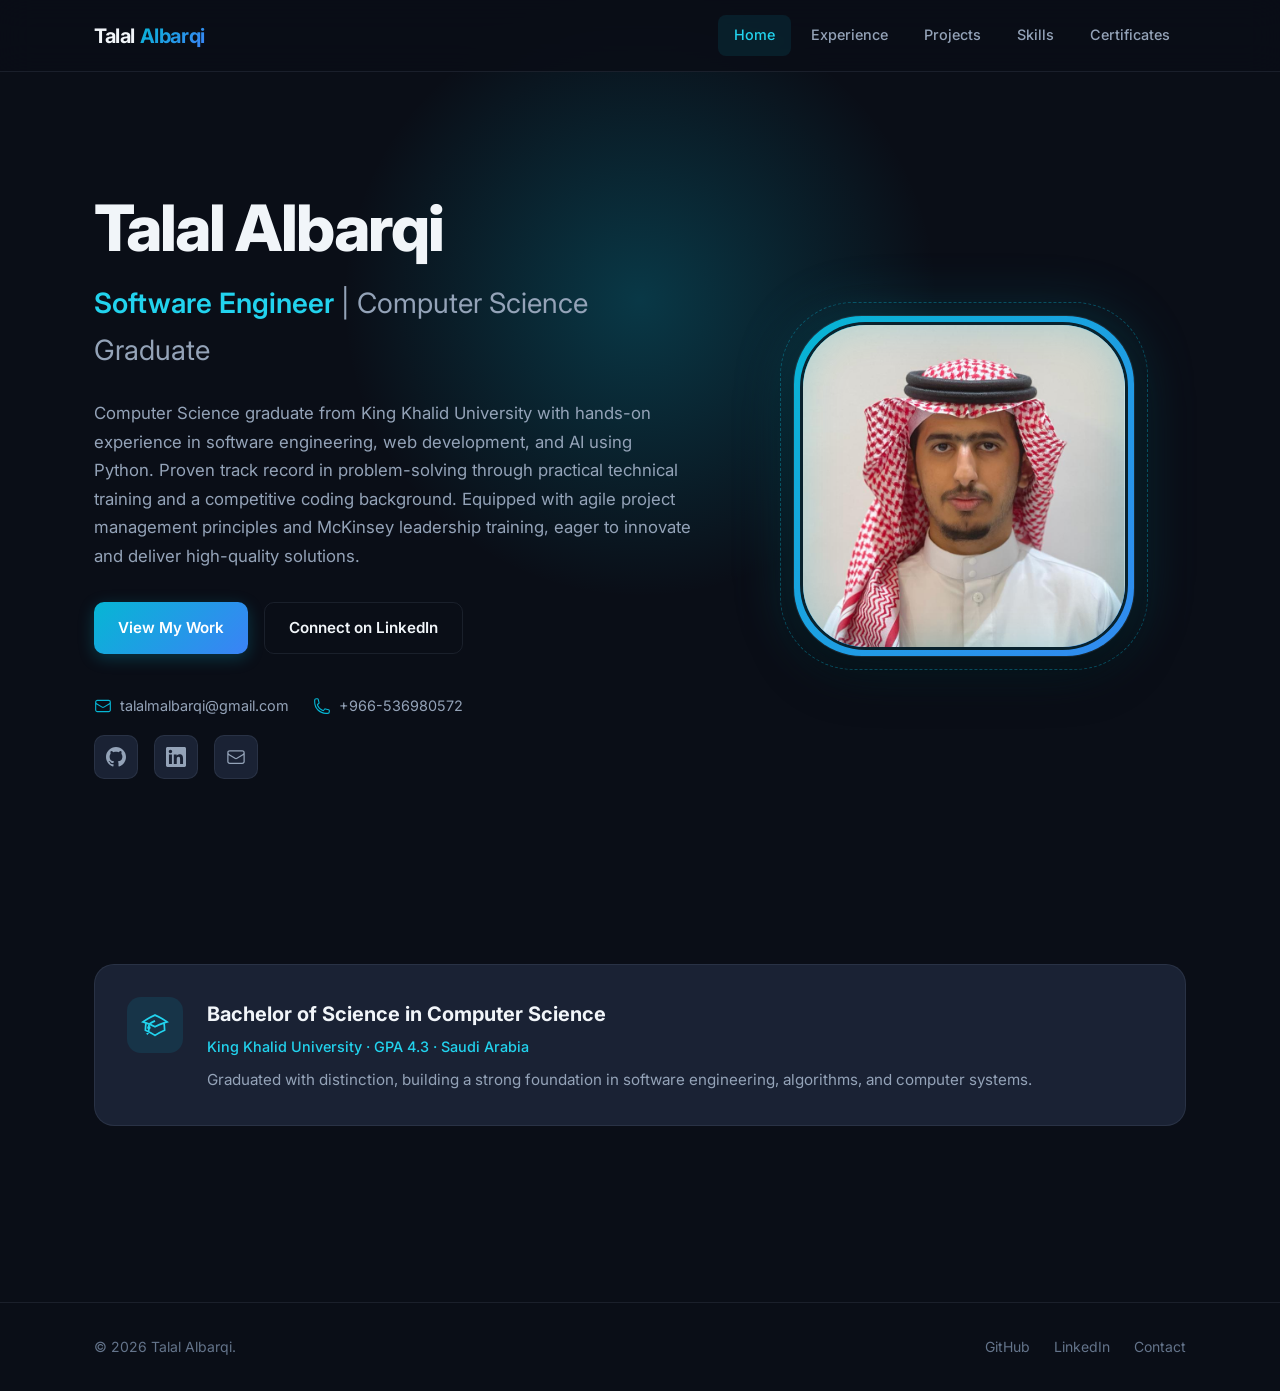
<file: index.html>
<!DOCTYPE html>
<html lang="en">
<head>
  <meta charset="UTF-8">
  <meta name="viewport" content="width=device-width, initial-scale=1.0">
  <meta name="description" content="Talal Albarqi - Software Engineer Portfolio. Computer Science graduate specializing in Machine Learning, Networking, and Web Development.">
  <title>Talal Albarqi</title>
  <link rel="preconnect" href="https://fonts.googleapis.com">
  <link rel="preconnect" href="https://fonts.gstatic.com" crossorigin>
  <link href="https://fonts.googleapis.com/css2?family=Inter:wght@400;500;600;700;800&family=Noto+Sans+Arabic:wght@400;600;700&display=swap" rel="stylesheet">
  <link rel="stylesheet" href="styles.css">
</head>
<body>

  <nav class="navbar">
    <div class="container">
      <a href="index.html" class="logo">Talal <span>Albarqi</span></a>
      <button class="nav-toggle" aria-label="Toggle navigation">
        <span></span>
        <span></span>
        <span></span>
      </button>
      <div class="nav-links">
        <a href="index.html" class="active">Home</a>
        <a href="experience.html">Experience</a>
        <a href="projects.html">Projects</a>
        <a href="skills.html">Skills</a>
        <a href="certificates.html">Certificates</a>
      </div>
    </div>
  </nav>

  <section class="hero">
    <div class="container">
      <div class="hero-grid">
        <div class="hero-content">
          <h1>Talal Albarqi</h1>
          <p class="hero-title"><span class="highlight">Software Engineer</span> | Computer Science Graduate</p>
          <p class="hero-about">
            Computer Science graduate from King Khalid University with hands-on experience in software engineering, web development, and AI using Python. Proven track record in problem-solving through practical technical training and a competitive coding background. Equipped with agile project management principles and McKinsey leadership training, eager to innovate and deliver high-quality solutions.
          </p>
          <div class="hero-actions">
            <a href="projects.html" class="btn btn-primary">View My Work</a>
            <a href="https://www.linkedin.com/in/talal-albarqi-62b97927b" target="_blank" rel="noopener noreferrer" class="btn btn-outline">Connect on LinkedIn</a>
          </div>
          <div class="hero-contact">
            <div class="contact-item">
              <svg xmlns="http://www.w3.org/2000/svg" fill="none" viewBox="0 0 24 24" stroke-width="1.5" stroke="currentColor"><path stroke-linecap="round" stroke-linejoin="round" d="M21.75 6.75v10.5a2.25 2.25 0 01-2.25 2.25h-15a2.25 2.25 0 01-2.25-2.25V6.75m19.5 0A2.25 2.25 0 0019.5 4.5h-15a2.25 2.25 0 00-2.25 2.25m19.5 0v.243a2.25 2.25 0 01-1.07 1.916l-7.5 4.615a2.25 2.25 0 01-2.36 0L3.32 8.91a2.25 2.25 0 01-1.07-1.916V6.75" /></svg>
              <a href="mailto:talalmalbarqi@gmail.com">talalmalbarqi@gmail.com</a>
            </div>
            <div class="contact-item">
              <svg xmlns="http://www.w3.org/2000/svg" fill="none" viewBox="0 0 24 24" stroke-width="1.5" stroke="currentColor"><path stroke-linecap="round" stroke-linejoin="round" d="M2.25 6.75c0 8.284 6.716 15 15 15h2.25a2.25 2.25 0 002.25-2.25v-1.372c0-.516-.351-.966-.852-1.091l-4.423-1.106c-.44-.11-.902.055-1.173.417l-.97 1.293c-.282.376-.769.542-1.21.38a12.035 12.035 0 01-7.143-7.143c-.162-.441.004-.928.38-1.21l1.293-.97c.363-.271.527-.734.417-1.173L6.963 3.102a1.125 1.125 0 00-1.091-.852H4.5A2.25 2.25 0 002.25 4.5v2.25z" /></svg>
              <a href="tel:+966536980572">+966-536980572</a>
            </div>
          </div>
          <div class="social-links">
            <a href="https://github.com/Talal-ALBarqi" target="_blank" rel="noopener noreferrer" class="social-link" aria-label="GitHub">
              <svg xmlns="http://www.w3.org/2000/svg" viewBox="0 0 24 24" fill="currentColor"><path d="M12 0c-6.626 0-12 5.373-12 12 0 5.302 3.438 9.8 8.207 11.387.599.111.793-.261.793-.577v-2.234c-3.338.726-4.033-1.416-4.033-1.416-.546-1.387-1.333-1.756-1.333-1.756-1.089-.745.083-.729.083-.729 1.205.084 1.839 1.237 1.839 1.237 1.07 1.834 2.807 1.304 3.492.997.107-.775.418-1.305.762-1.604-2.665-.305-5.467-1.334-5.467-5.931 0-1.311.469-2.381 1.236-3.221-.124-.303-.535-1.524.117-3.176 0 0 1.008-.322 3.301 1.23.957-.266 1.983-.399 3.003-.404 1.02.005 2.047.138 3.006.404 2.291-1.552 3.297-1.23 3.297-1.23.653 1.653.242 2.874.118 3.176.77.84 1.235 1.911 1.235 3.221 0 4.609-2.807 5.624-5.479 5.921.43.372.823 1.102.823 2.222v3.293c0 .319.192.694.801.576 4.765-1.589 8.199-6.086 8.199-11.386 0-6.627-5.373-12-12-12z"/></svg>
            </a>
            <a href="https://www.linkedin.com/in/talal-albarqi-62b97927b" target="_blank" rel="noopener noreferrer" class="social-link" aria-label="LinkedIn">
              <svg xmlns="http://www.w3.org/2000/svg" viewBox="0 0 24 24" fill="currentColor"><path d="M20.447 20.452h-3.554v-5.569c0-1.328-.027-3.037-1.852-3.037-1.853 0-2.136 1.445-2.136 2.939v5.667H9.351V9h3.414v1.561h.046c.477-.9 1.637-1.85 3.37-1.85 3.601 0 4.267 2.37 4.267 5.455v6.286zM5.337 7.433c-1.144 0-2.063-.926-2.063-2.065 0-1.138.92-2.063 2.063-2.063 1.14 0 2.064.925 2.064 2.063 0 1.139-.925 2.065-2.064 2.065zm1.782 13.019H3.555V9h3.564v11.452zM22.225 0H1.771C.792 0 0 .774 0 1.729v20.542C0 23.227.792 24 1.771 24h20.451C23.2 24 24 23.227 24 22.271V1.729C24 .774 23.2 0 22.222 0h.003z"/></svg>
            </a>
            <a href="mailto:talalmalbarqi@gmail.com" class="social-link" aria-label="Email">
              <svg xmlns="http://www.w3.org/2000/svg" fill="none" viewBox="0 0 24 24" stroke-width="1.5" stroke="currentColor"><path stroke-linecap="round" stroke-linejoin="round" d="M21.75 6.75v10.5a2.25 2.25 0 01-2.25 2.25h-15a2.25 2.25 0 01-2.25-2.25V6.75m19.5 0A2.25 2.25 0 0019.5 4.5h-15a2.25 2.25 0 00-2.25 2.25m19.5 0v.243a2.25 2.25 0 01-1.07 1.916l-7.5 4.615a2.25 2.25 0 01-2.36 0L3.32 8.91a2.25 2.25 0 01-1.07-1.916V6.75" /></svg>
            </a>
          </div>
        </div>

        <div class="hero-photo-wrap">
          <div class="hero-photo-frame">
            <img src="Myimage.jpg" alt="Talal Albarqi" class="hero-photo">
          </div>
        </div>
      </div>
    </div>
  </section>

  <section class="section">
    <div class="container">
      <div class="education-banner fade-in">
        <div class="education-icon">
          <svg xmlns="http://www.w3.org/2000/svg" fill="none" viewBox="0 0 24 24" stroke-width="1.5" stroke="currentColor"><path d="M4.26 10.147a60.438 60.438 0 0 0-.491 6.347A48.62 48.62 0 0 1 12 20.904a48.62 48.62 0 0 1 8.232-4.41 60.46 60.46 0 0 0-.491-6.347m-15.482 0a50.636 50.636 0 0 0-2.658-.813A59.906 59.906 0 0 1 12 3.493a59.903 59.903 0 0 1 10.399 5.84c-.896.248-1.783.52-2.658.814m-15.482 0A50.717 50.717 0 0 1 12 13.489a50.702 50.702 0 0 1 7.74-3.342M6.75 15a.75.75 0 1 0 0-1.5.75.75 0 0 0 0 1.5Zm0 0v-3.675A55.378 55.378 0 0 1 12 8.443m-7.007 11.55A5.981 5.981 0 0 0 6.75 15.75v-1.5" /></svg>
        </div>
        <div>
          <h3>Bachelor of Science in Computer Science</h3>
          <p class="meta">King Khalid University · GPA 4.3 · Saudi Arabia</p>
          <p>Graduated with distinction, building a strong foundation in software engineering, algorithms, and computer systems.</p>
        </div>
      </div>
    </div>
  </section>

  <footer class="footer">
    <div class="container">
      <p>&copy; 2026 Talal Albarqi.</p>
      <div class="footer-links">
        <a href="https://github.com/Talal-ALBarqi" target="_blank" rel="noopener noreferrer">GitHub</a>
        <a href="https://www.linkedin.com/in/talal-albarqi-62b97927b" target="_blank" rel="noopener noreferrer">LinkedIn</a>
        <a href="mailto:talalmalbarqi@gmail.com">Contact</a>
      </div>
    </div>
  </footer>

  <script src="main.js"></script>
</body>
</html>
</file>
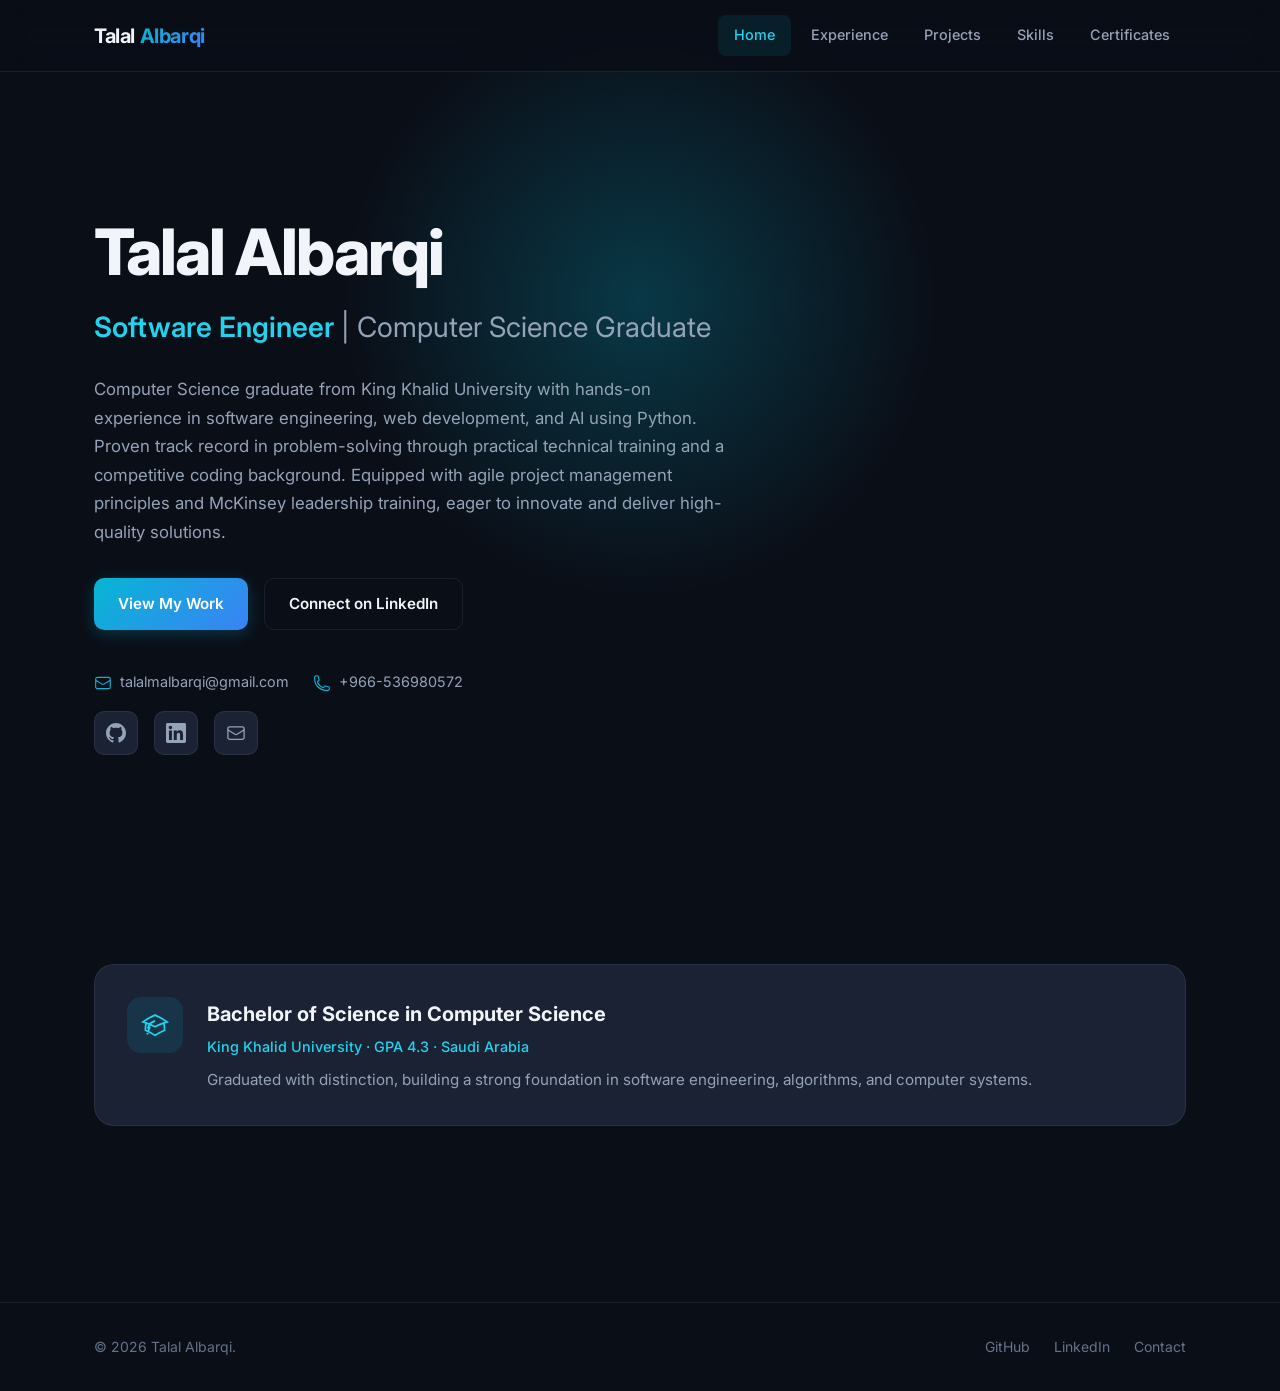
<file: portofolio wep site/index.html>
<!DOCTYPE html>
<html lang="en">
<head>
  <meta charset="UTF-8">
  <meta name="viewport" content="width=device-width, initial-scale=1.0">
  <meta name="description" content="Talal Albarqi - Software Engineer Portfolio. Computer Science graduate specializing in Machine Learning, Networking, and Web Development.">
  <title>Talal Albarqi</title>
  <link rel="preconnect" href="https://fonts.googleapis.com">
  <link rel="preconnect" href="https://fonts.gstatic.com" crossorigin>
  <link href="https://fonts.googleapis.com/css2?family=Inter:wght@400;500;600;700;800&family=Noto+Sans+Arabic:wght@400;600;700&display=swap" rel="stylesheet">
  <link rel="stylesheet" href="css/styles.css">
</head>
<body>

  <nav class="navbar">
    <div class="container">
      <a href="index.html" class="logo">Talal <span>Albarqi</span></a>
      <button class="nav-toggle" aria-label="Toggle navigation">
        <span></span>
        <span></span>
        <span></span>
      </button>
      <div class="nav-links">
        <a href="index.html" class="active">Home</a>
        <a href="experience.html">Experience</a>
        <a href="projects.html">Projects</a>
        <a href="skills.html">Skills</a>
        <a href="certificates.html">Certificates</a>
      </div>
    </div>
  </nav>

  <section class="hero">
    <div class="container">
      <div class="hero-content">
        <h1>Talal Albarqi</h1>
        <p class="hero-title"><span class="highlight">Software Engineer</span> | Computer Science Graduate</p>
        <p class="hero-about">
          Computer Science graduate from King Khalid University with hands-on experience in software engineering, web development, and AI using Python. Proven track record in problem-solving through practical technical training and a competitive coding background. Equipped with agile project management principles and McKinsey leadership training, eager to innovate and deliver high-quality solutions.
        </p>
        <div class="hero-actions">
          <a href="projects.html" class="btn btn-primary">View My Work</a>
          <a href="https://www.linkedin.com/in/talal-albarqi-62b97927b" target="_blank" rel="noopener noreferrer" class="btn btn-outline">Connect on LinkedIn</a>
        </div>
        <div class="hero-contact">
          <div class="contact-item">
            <svg xmlns="http://www.w3.org/2000/svg" fill="none" viewBox="0 0 24 24" stroke-width="1.5" stroke="currentColor"><path stroke-linecap="round" stroke-linejoin="round" d="M21.75 6.75v10.5a2.25 2.25 0 01-2.25 2.25h-15a2.25 2.25 0 01-2.25-2.25V6.75m19.5 0A2.25 2.25 0 0019.5 4.5h-15a2.25 2.25 0 00-2.25 2.25m19.5 0v.243a2.25 2.25 0 01-1.07 1.916l-7.5 4.615a2.25 2.25 0 01-2.36 0L3.32 8.91a2.25 2.25 0 01-1.07-1.916V6.75" /></svg>
            <a href="mailto:talalmalbarqi@gmail.com">talalmalbarqi@gmail.com</a>
          </div>
          <div class="contact-item">
            <svg xmlns="http://www.w3.org/2000/svg" fill="none" viewBox="0 0 24 24" stroke-width="1.5" stroke="currentColor"><path stroke-linecap="round" stroke-linejoin="round" d="M2.25 6.75c0 8.284 6.716 15 15 15h2.25a2.25 2.25 0 002.25-2.25v-1.372c0-.516-.351-.966-.852-1.091l-4.423-1.106c-.44-.11-.902.055-1.173.417l-.97 1.293c-.282.376-.769.542-1.21.38a12.035 12.035 0 01-7.143-7.143c-.162-.441.004-.928.38-1.21l1.293-.97c.363-.271.527-.734.417-1.173L6.963 3.102a1.125 1.125 0 00-1.091-.852H4.5A2.25 2.25 0 002.25 4.5v2.25z" /></svg>
            <a href="tel:+966536980572">+966-536980572</a>
          </div>
        </div>
        <div class="social-links">
          <a href="https://github.com/Talal-ALBarqi" target="_blank" rel="noopener noreferrer" class="social-link" aria-label="GitHub">
            <svg xmlns="http://www.w3.org/2000/svg" viewBox="0 0 24 24" fill="currentColor"><path d="M12 0c-6.626 0-12 5.373-12 12 0 5.302 3.438 9.8 8.207 11.387.599.111.793-.261.793-.577v-2.234c-3.338.726-4.033-1.416-4.033-1.416-.546-1.387-1.333-1.756-1.333-1.756-1.089-.745.083-.729.083-.729 1.205.084 1.839 1.237 1.839 1.237 1.07 1.834 2.807 1.304 3.492.997.107-.775.418-1.305.762-1.604-2.665-.305-5.467-1.334-5.467-5.931 0-1.311.469-2.381 1.236-3.221-.124-.303-.535-1.524.117-3.176 0 0 1.008-.322 3.301 1.23.957-.266 1.983-.399 3.003-.404 1.02.005 2.047.138 3.006.404 2.291-1.552 3.297-1.23 3.297-1.23.653 1.653.242 2.874.118 3.176.77.84 1.235 1.911 1.235 3.221 0 4.609-2.807 5.624-5.479 5.921.43.372.823 1.102.823 2.222v3.293c0 .319.192.694.801.576 4.765-1.589 8.199-6.086 8.199-11.386 0-6.627-5.373-12-12-12z"/></svg>
          </a>
          <a href="https://www.linkedin.com/in/talal-albarqi-62b97927b" target="_blank" rel="noopener noreferrer" class="social-link" aria-label="LinkedIn">
            <svg xmlns="http://www.w3.org/2000/svg" viewBox="0 0 24 24" fill="currentColor"><path d="M20.447 20.452h-3.554v-5.569c0-1.328-.027-3.037-1.852-3.037-1.853 0-2.136 1.445-2.136 2.939v5.667H9.351V9h3.414v1.561h.046c.477-.9 1.637-1.85 3.37-1.85 3.601 0 4.267 2.37 4.267 5.455v6.286zM5.337 7.433c-1.144 0-2.063-.926-2.063-2.065 0-1.138.92-2.063 2.063-2.063 1.14 0 2.064.925 2.064 2.063 0 1.139-.925 2.065-2.064 2.065zm1.782 13.019H3.555V9h3.564v11.452zM22.225 0H1.771C.792 0 0 .774 0 1.729v20.542C0 23.227.792 24 1.771 24h20.451C23.2 24 24 23.227 24 22.271V1.729C24 .774 23.2 0 22.222 0h.003z"/></svg>
          </a>
          <a href="mailto:talalmalbarqi@gmail.com" class="social-link" aria-label="Email">
            <svg xmlns="http://www.w3.org/2000/svg" fill="none" viewBox="0 0 24 24" stroke-width="1.5" stroke="currentColor"><path stroke-linecap="round" stroke-linejoin="round" d="M21.75 6.75v10.5a2.25 2.25 0 01-2.25 2.25h-15a2.25 2.25 0 01-2.25-2.25V6.75m19.5 0A2.25 2.25 0 0019.5 4.5h-15a2.25 2.25 0 00-2.25 2.25m19.5 0v.243a2.25 2.25 0 01-1.07 1.916l-7.5 4.615a2.25 2.25 0 01-2.36 0L3.32 8.91a2.25 2.25 0 01-1.07-1.916V6.75" /></svg>
          </a>
        </div>
      </div>
    </div>
  </section>

  <section class="section">
    <div class="container">
      <div class="education-banner fade-in">
        <div class="education-icon">
          <svg xmlns="http://www.w3.org/2000/svg" fill="none" viewBox="0 0 24 24" stroke-width="1.5" stroke="currentColor"><path d="M4.26 10.147a60.438 60.438 0 0 0-.491 6.347A48.62 48.62 0 0 1 12 20.904a48.62 48.62 0 0 1 8.232-4.41 60.46 60.46 0 0 0-.491-6.347m-15.482 0a50.636 50.636 0 0 0-2.658-.813A59.906 59.906 0 0 1 12 3.493a59.903 59.903 0 0 1 10.399 5.84c-.896.248-1.783.52-2.658.814m-15.482 0A50.717 50.717 0 0 1 12 13.489a50.702 50.702 0 0 1 7.74-3.342M6.75 15a.75.75 0 1 0 0-1.5.75.75 0 0 0 0 1.5Zm0 0v-3.675A55.378 55.378 0 0 1 12 8.443m-7.007 11.55A5.981 5.981 0 0 0 6.75 15.75v-1.5" /></svg>
        </div>
        <div>
          <h3>Bachelor of Science in Computer Science</h3>
          <p class="meta">King Khalid University · GPA 4.3 · Saudi Arabia</p>
          <p>Graduated with distinction, building a strong foundation in software engineering, algorithms, and computer systems.</p>
        </div>
      </div>
    </div>
  </section>

  <footer class="footer">
    <div class="container">
      <p>&copy; 2026 Talal Albarqi.</p>
      <div class="footer-links">
        <a href="https://github.com/Talal-ALBarqi" target="_blank" rel="noopener noreferrer">GitHub</a>
        <a href="https://www.linkedin.com/in/talal-albarqi-62b97927b" target="_blank" rel="noopener noreferrer">LinkedIn</a>
        <a href="mailto:talalmalbarqi@gmail.com">Contact</a>
      </div>
    </div>
  </footer>

  <script src="js/main.js"></script>
</body>
</html>
</file>
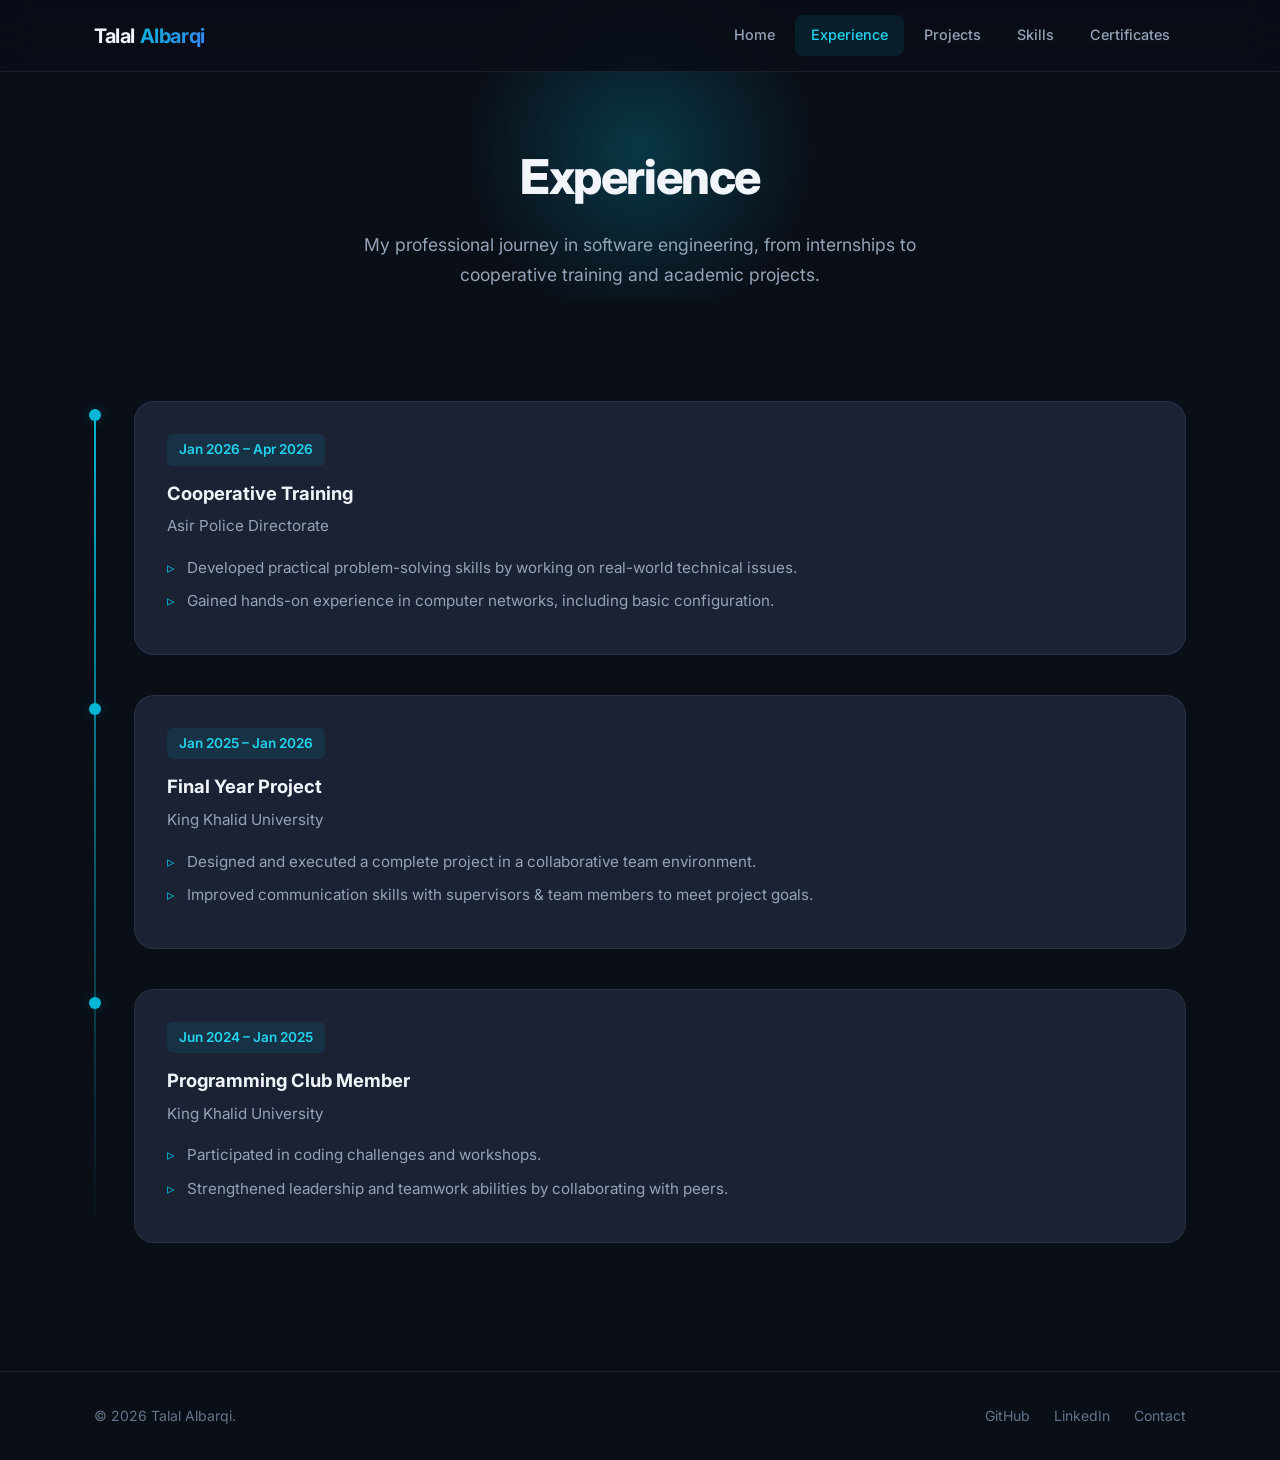
<file: experience.html>
<!DOCTYPE html>
<html lang="en">
<head>
  <meta charset="UTF-8">
  <meta name="viewport" content="width=device-width, initial-scale=1.0">
  <meta name="description" content="Talal Albarqi's professional experience - Cooperative Training, Internships, and Programming Club.">
  <title>Experience | Talal Albarqi</title>
  <link rel="preconnect" href="https://fonts.googleapis.com">
  <link rel="preconnect" href="https://fonts.gstatic.com" crossorigin>
  <link href="https://fonts.googleapis.com/css2?family=Inter:wght@400;500;600;700;800&family=Noto+Sans+Arabic:wght@400;600;700&display=swap" rel="stylesheet">
  <link rel="stylesheet" href="styles.css">
</head>
<body>

  <nav class="navbar">
    <div class="container">
      <a href="index.html" class="logo">Talal <span>Albarqi</span></a>
      <button class="nav-toggle" aria-label="Toggle navigation">
        <span></span>
        <span></span>
        <span></span>
      </button>
      <div class="nav-links">
        <a href="index.html">Home</a>
        <a href="experience.html" class="active">Experience</a>
        <a href="projects.html">Projects</a>
        <a href="skills.html">Skills</a>
        <a href="certificates.html">Certificates</a>
      </div>
    </div>
  </nav>

  <header class="page-header">
    <div class="container">
      <h1>Experience</h1>
      <p>My professional journey in software engineering, from internships to cooperative training and academic projects.</p>
    </div>
  </header>

  <section class="section">
    <div class="container">
      <div class="timeline">

        <div class="timeline-item fade-in">
          <div class="card">
            <span class="timeline-date">Jan 2026 – Apr 2026</span>
            <h3>Cooperative Training</h3>
            <p class="company">Asir Police Directorate</p>
            <ul>
              <li>Developed practical problem-solving skills by working on real-world technical issues.</li>
              <li>Gained hands-on experience in computer networks, including basic configuration.</li>
            </ul>
          </div>
        </div>

        <div class="timeline-item fade-in">
          <div class="card">
            <span class="timeline-date">Jan 2025 – Jan 2026</span>
            <h3>Final Year Project</h3>
            <p class="company">King Khalid University</p>
            <ul>
              <li>Designed and executed a complete project in a collaborative team environment.</li>
              <li>Improved communication skills with supervisors & team members to meet project goals.</li>
            </ul>
          </div>
        </div>

      

        <div class="timeline-item fade-in">
          <div class="card">
            <span class="timeline-date">Jun 2024 – Jan 2025</span>
            <h3>Programming Club Member</h3>
            <p class="company">King Khalid University</p>
            <ul>
              <li>Participated in coding challenges and workshops.</li>
              <li>Strengthened leadership and teamwork abilities by collaborating with peers.</li>
            </ul>
          </div>
        </div>

      </div>
    </div>
  </section>

  <footer class="footer">
    <div class="container">
      <p>&copy; 2026 Talal Albarqi.</p>
      <div class="footer-links">
        <a href="https://github.com/Talal-ALBarqi" target="_blank" rel="noopener noreferrer">GitHub</a>
        <a href="https://www.linkedin.com/in/talal-albarqi-62b97927b" target="_blank" rel="noopener noreferrer">LinkedIn</a>
        <a href="mailto:talalmalbarqi@gmail.com">Contact</a>
      </div>
    </div>
  </footer>

  <script src="main.js"></script>
</body>
</html>
</file>
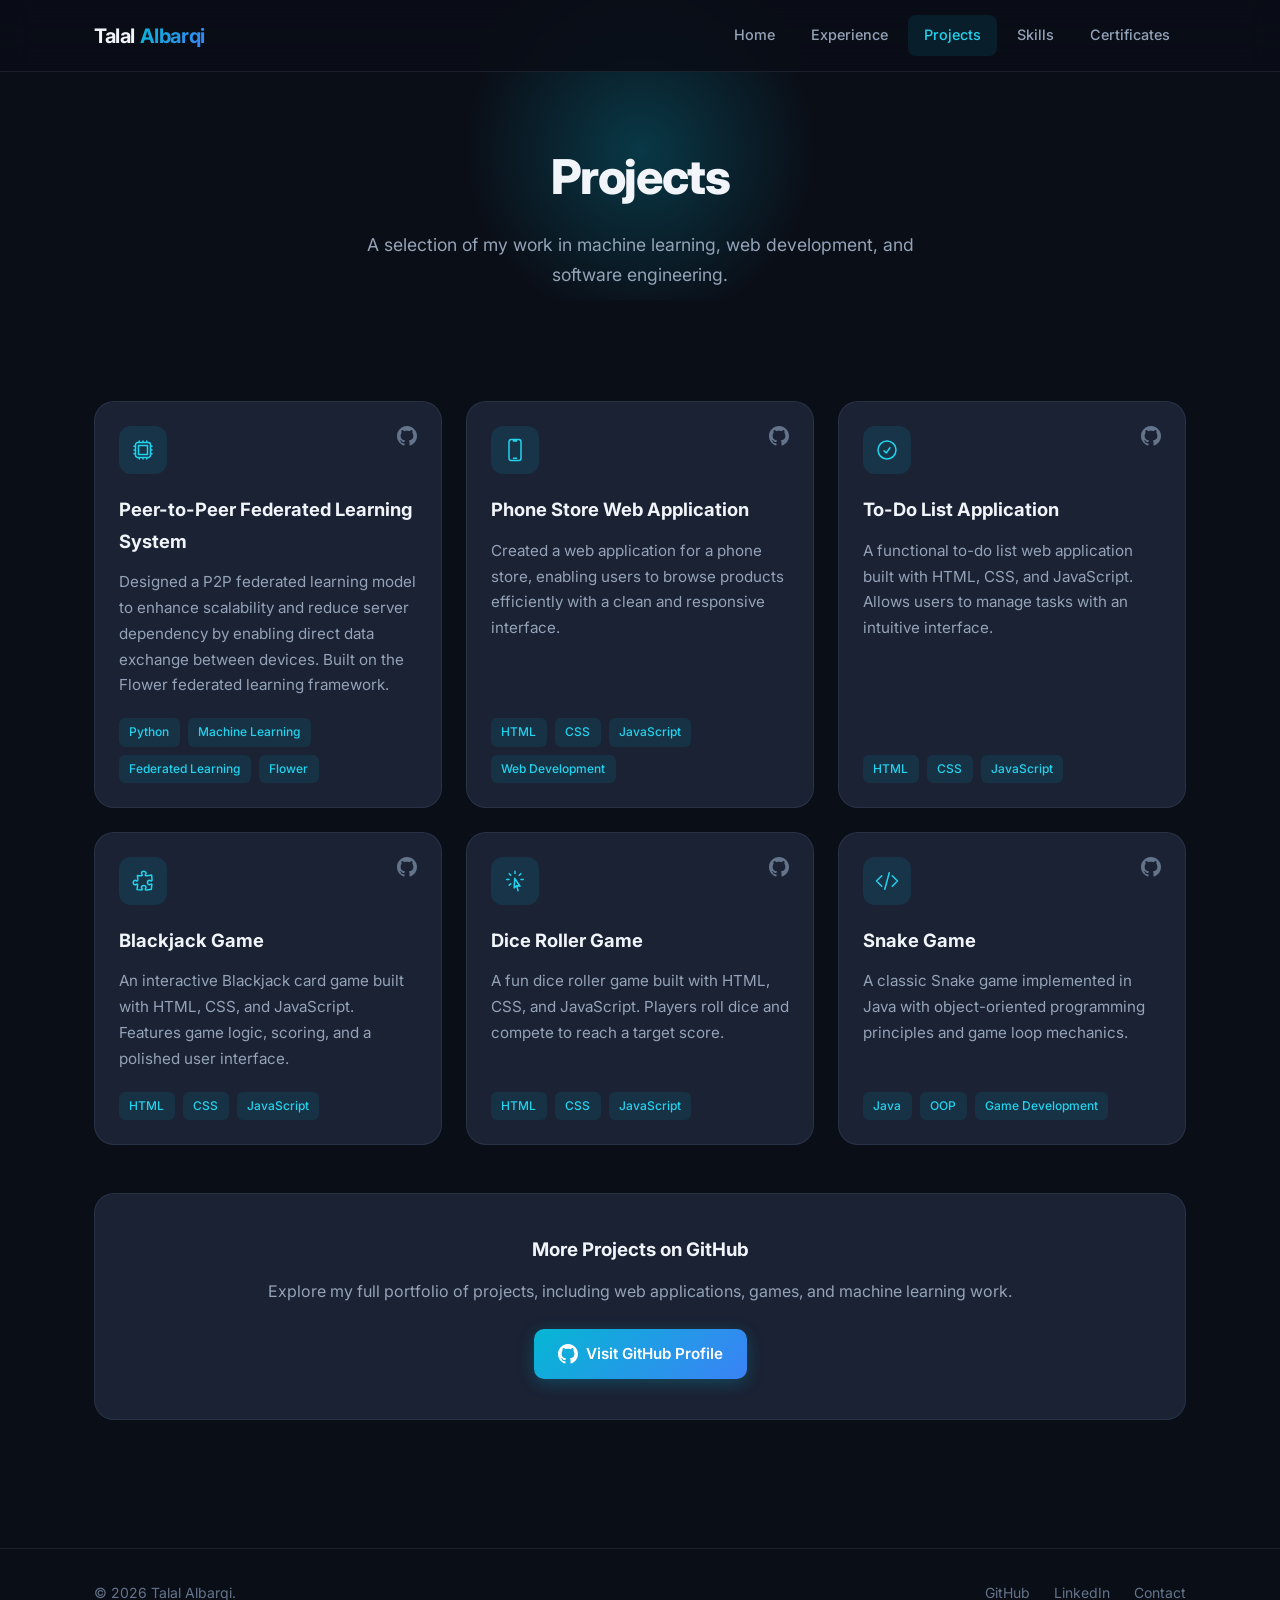
<file: projects.html>
<!DOCTYPE html>
<html lang="en">
<head>
  <meta charset="UTF-8">
  <meta name="viewport" content="width=device-width, initial-scale=1.0">
  <meta name="description" content="Talal Albarqi's projects - Federated Learning, Web Applications, and more.">
  <title>Projects | Talal Albarqi</title>
  <link rel="preconnect" href="https://fonts.googleapis.com">
  <link rel="preconnect" href="https://fonts.gstatic.com" crossorigin>
  <link href="https://fonts.googleapis.com/css2?family=Inter:wght@400;500;600;700;800&family=Noto+Sans+Arabic:wght@400;600;700&display=swap" rel="stylesheet">
  <link rel="stylesheet" href="styles.css">
</head>
<body>

  <nav class="navbar">
    <div class="container">
      <a href="index.html" class="logo">Talal <span>Albarqi</span></a>
      <button class="nav-toggle" aria-label="Toggle navigation">
        <span></span>
        <span></span>
        <span></span>
      </button>
      <div class="nav-links">
        <a href="index.html">Home</a>
        <a href="experience.html">Experience</a>
        <a href="projects.html" class="active">Projects</a>
        <a href="skills.html">Skills</a>
        <a href="certificates.html">Certificates</a>
      </div>
    </div>
  </nav>

  <header class="page-header">
    <div class="container">
      <h1>Projects</h1>
      <p>A selection of my work in machine learning, web development, and software engineering.</p>
    </div>
  </header>

  <section class="section">
    <div class="container">
      <div class="projects-grid">

        <article class="project-card fade-in">
          <div class="project-header">
            <div class="project-icon">
              <svg xmlns="http://www.w3.org/2000/svg" fill="none" viewBox="0 0 24 24" stroke-width="1.5" stroke="currentColor"><path stroke-linecap="round" stroke-linejoin="round" d="M8.25 3v1.5M4.5 8.25H3m18 0h-1.5M4.5 12H3m18 0h-1.5m-15 3.75H3m18 0h-1.5M8.25 19.5V21M12 3v1.5m0 15V21m3.75-18v1.5m0 15V21m-9-1.5h10.5a2.25 2.25 0 002.25-2.25V6.75a2.25 2.25 0 00-2.25-2.25H6.75A2.25 2.25 0 004.5 6.75v10.5a2.25 2.25 0 002.25 2.25zm.75-12h9v9h-9v-9z" /></svg>
            </div>
            <div class="project-links">
              <a href="https://github.com/Talal-ALBarqi/Uncertainty-flower" target="_blank" rel="noopener noreferrer" aria-label="View on GitHub">
                <svg xmlns="http://www.w3.org/2000/svg" viewBox="0 0 24 24" fill="currentColor"><path d="M12 0c-6.626 0-12 5.373-12 12 0 5.302 3.438 9.8 8.207 11.387.599.111.793-.261.793-.577v-2.234c-3.338.726-4.033-1.416-4.033-1.416-.546-1.387-1.333-1.756-1.333-1.756-1.089-.745.083-.729.083-.729 1.205.084 1.839 1.237 1.839 1.237 1.07 1.834 2.807 1.304 3.492.997.107-.775.418-1.305.762-1.604-2.665-.305-5.467-1.334-5.467-5.931 0-1.311.469-2.381 1.236-3.221-.124-.303-.535-1.524.117-3.176 0 0 1.008-.322 3.301 1.23.957-.266 1.983-.399 3.003-.404 1.02.005 2.047.138 3.006.404 2.291-1.552 3.297-1.23 3.297-1.23.653 1.653.242 2.874.118 3.176.77.84 1.235 1.911 1.235 3.221 0 4.609-2.807 5.624-5.479 5.921.43.372.823 1.102.823 2.222v3.293c0 .319.192.694.801.576 4.765-1.589 8.199-6.086 8.199-11.386 0-6.627-5.373-12-12-12z"/></svg>
              </a>
            </div>
          </div>
          <div class="project-body">
            <h3>Peer-to-Peer Federated Learning System</h3>
            <p>Designed a P2P federated learning model to enhance scalability and reduce server dependency by enabling direct data exchange between devices. Built on the Flower federated learning framework.</p>
            <div class="project-tags">
              <span class="tag">Python</span>
              <span class="tag">Machine Learning</span>
              <span class="tag">Federated Learning</span>
              <span class="tag">Flower</span>
            </div>
          </div>
        </article>

        <article class="project-card fade-in">
          <div class="project-header">
            <div class="project-icon">
              <svg xmlns="http://www.w3.org/2000/svg" fill="none" viewBox="0 0 24 24" stroke-width="1.5" stroke="currentColor"><path stroke-linecap="round" stroke-linejoin="round" d="M10.5 1.5H8.25A2.25 2.25 0 006 3.75v16.5a2.25 2.25 0 002.25 2.25h7.5A2.25 2.25 0 0018 20.25V3.75a2.25 2.25 0 00-2.25-2.25H13.5m-3 0V3h3V1.5m-3 0h3m-3 18.75h3" /></svg>
            </div>
            <div class="project-links">
              <a href="https://github.com/Talal-ALBarqi/Phone-wep-store.git" target="_blank" rel="noopener noreferrer" aria-label="View on GitHub">
                <svg xmlns="http://www.w3.org/2000/svg" viewBox="0 0 24 24" fill="currentColor"><path d="M12 0c-6.626 0-12 5.373-12 12 0 5.302 3.438 9.8 8.207 11.387.599.111.793-.261.793-.577v-2.234c-3.338.726-4.033-1.416-4.033-1.416-.546-1.387-1.333-1.756-1.333-1.756-1.089-.745.083-.729.083-.729 1.205.084 1.839 1.237 1.839 1.237 1.07 1.834 2.807 1.304 3.492.997.107-.775.418-1.305.762-1.604-2.665-.305-5.467-1.334-5.467-5.931 0-1.311.469-2.381 1.236-3.221-.124-.303-.535-1.524.117-3.176 0 0 1.008-.322 3.301 1.23.957-.266 1.983-.399 3.003-.404 1.02.005 2.047.138 3.006.404 2.291-1.552 3.297-1.23 3.297-1.23.653 1.653.242 2.874.118 3.176.77.84 1.235 1.911 1.235 3.221 0 4.609-2.807 5.624-5.479 5.921.43.372.823 1.102.823 2.222v3.293c0 .319.192.694.801.576 4.765-1.589 8.199-6.086 8.199-11.386 0-6.627-5.373-12-12-12z"/></svg>
              </a>
            </div>
          </div>
          <div class="project-body">
            <h3>Phone Store Web Application</h3>
            <p>Created a web application for a phone store, enabling users to browse products efficiently with a clean and responsive interface.</p>
            <div class="project-tags">
              <span class="tag">HTML</span>
              <span class="tag">CSS</span>
              <span class="tag">JavaScript</span>
              <span class="tag">Web Development</span>
            </div>
          </div>
        </article>

        <article class="project-card fade-in">
          <div class="project-header">
            <div class="project-icon">
              <svg xmlns="http://www.w3.org/2000/svg" fill="none" viewBox="0 0 24 24" stroke-width="1.5" stroke="currentColor"><path stroke-linecap="round" stroke-linejoin="round" d="M9 12.75L11.25 15 15 9.75M21 12a9 9 0 11-18 0 9 9 0 0118 0z" /></svg>
            </div>
            <div class="project-links">
              <a href="https://github.com/Talal-ALBarqi/To_Do_List_Project" target="_blank" rel="noopener noreferrer" aria-label="View on GitHub">
                <svg xmlns="http://www.w3.org/2000/svg" viewBox="0 0 24 24" fill="currentColor"><path d="M12 0c-6.626 0-12 5.373-12 12 0 5.302 3.438 9.8 8.207 11.387.599.111.793-.261.793-.577v-2.234c-3.338.726-4.033-1.416-4.033-1.416-.546-1.387-1.333-1.756-1.333-1.756-1.089-.745.083-.729.083-.729 1.205.084 1.839 1.237 1.839 1.237 1.07 1.834 2.807 1.304 3.492.997.107-.775.418-1.305.762-1.604-2.665-.305-5.467-1.334-5.467-5.931 0-1.311.469-2.381 1.236-3.221-.124-.303-.535-1.524.117-3.176 0 0 1.008-.322 3.301 1.23.957-.266 1.983-.399 3.003-.404 1.02.005 2.047.138 3.006.404 2.291-1.552 3.297-1.23 3.297-1.23.653 1.653.242 2.874.118 3.176.77.84 1.235 1.911 1.235 3.221 0 4.609-2.807 5.624-5.479 5.921.43.372.823 1.102.823 2.222v3.293c0 .319.192.694.801.576 4.765-1.589 8.199-6.086 8.199-11.386 0-6.627-5.373-12-12-12z"/></svg>
              </a>
            </div>
          </div>
          <div class="project-body">
            <h3>To-Do List Application</h3>
            <p>A functional to-do list web application built with HTML, CSS, and JavaScript. Allows users to manage tasks with an intuitive interface.</p>
            <div class="project-tags">
              <span class="tag">HTML</span>
              <span class="tag">CSS</span>
              <span class="tag">JavaScript</span>
            </div>
          </div>
        </article>

        <article class="project-card fade-in">
          <div class="project-header">
            <div class="project-icon">
              <svg xmlns="http://www.w3.org/2000/svg" fill="none" viewBox="0 0 24 24" stroke-width="1.5" stroke="currentColor"><path stroke-linecap="round" stroke-linejoin="round" d="M14.25 6.087c0-.355.186-.676.401-.959.221-.29.349-.634.349-1.003 0-1.036-1.007-1.875-2.25-1.875s-2.25.84-2.25 1.875c0 .369.128.713.349 1.003.215.283.401.604.401.959v0a.64.64 0 01-.657.643 48.39 48.39 0 01-4.163-.3c.186 1.613.293 3.25.315 4.907a.656.656 0 01-.658.663v0c-.355 0-.676-.186-.959-.401a1.647 1.647 0 00-1.003-.349c-1.036 0-1.875 1.007-1.875 2.25s.84 2.25 1.875 2.25c.369 0 .713-.128 1.003-.349.283-.215.604-.401.959-.401v0c.31 0 .555.26.532.57a48.039 48.039 0 01-.642 5.056c1.518.19 3.058.309 4.616.354a.64.64 0 00.657-.643v0c0-.355-.186-.676-.401-.959a1.647 1.647 0 01-.349-1.003c0-1.035 1.008-1.875 2.25-1.875 1.243 0 2.25.84 2.25 1.875 0 .369-.128.713-.349 1.003-.215.283-.4.604-.4.959v0c0 .333.277.599.61.58a48.1 48.1 0 005.427-.63 48.05 48.05 0 00.582-4.717.532.532 0 00-.533-.57v0c-.355 0-.676.186-.959.401-.29.221-.634.349-1.003.349-1.035 0-1.875-1.007-1.875-2.25s.84-2.25 1.875-2.25c.37 0 .713.128 1.003.349.283.215.604.401.96.401v0a.656.656 0 00.658-.663 48.422 48.422 0 00-.37-5.36c-1.886.342-3.81.574-5.766.689a.578.578 0 01-.61-.58v0z" /></svg>
            </div>
            <div class="project-links">
              <a href="https://github.com/Talal-ALBarqi/Blackjack_Game" target="_blank" rel="noopener noreferrer" aria-label="View on GitHub">
                <svg xmlns="http://www.w3.org/2000/svg" viewBox="0 0 24 24" fill="currentColor"><path d="M12 0c-6.626 0-12 5.373-12 12 0 5.302 3.438 9.8 8.207 11.387.599.111.793-.261.793-.577v-2.234c-3.338.726-4.033-1.416-4.033-1.416-.546-1.387-1.333-1.756-1.333-1.756-1.089-.745.083-.729.083-.729 1.205.084 1.839 1.237 1.839 1.237 1.07 1.834 2.807 1.304 3.492.997.107-.775.418-1.305.762-1.604-2.665-.305-5.467-1.334-5.467-5.931 0-1.311.469-2.381 1.236-3.221-.124-.303-.535-1.524.117-3.176 0 0 1.008-.322 3.301 1.23.957-.266 1.983-.399 3.003-.404 1.02.005 2.047.138 3.006.404 2.291-1.552 3.297-1.23 3.297-1.23.653 1.653.242 2.874.118 3.176.77.84 1.235 1.911 1.235 3.221 0 4.609-2.807 5.624-5.479 5.921.43.372.823 1.102.823 2.222v3.293c0 .319.192.694.801.576 4.765-1.589 8.199-6.086 8.199-11.386 0-6.627-5.373-12-12-12z"/></svg>
              </a>
            </div>
          </div>
          <div class="project-body">
            <h3>Blackjack Game</h3>
            <p>An interactive Blackjack card game built with HTML, CSS, and JavaScript. Features game logic, scoring, and a polished user interface.</p>
            <div class="project-tags">
              <span class="tag">HTML</span>
              <span class="tag">CSS</span>
              <span class="tag">JavaScript</span>
            </div>
          </div>
        </article>

        <article class="project-card fade-in">
          <div class="project-header">
            <div class="project-icon">
              <svg xmlns="http://www.w3.org/2000/svg" fill="none" viewBox="0 0 24 24" stroke-width="1.5" stroke="currentColor"><path stroke-linecap="round" stroke-linejoin="round" d="M15.042 21.672L13.684 16.6m0 0l-2.51 2.225.569-9.47 5.227 7.917-3.286-.672zM12 2.25V4.5m5.834.166l-1.591 1.591M20.25 10.5H18M7.757 14.743l-1.59 1.59M6 10.5H3.75m4.007-4.243l-1.59-1.59" /></svg>
            </div>
            <div class="project-links">
              <a href="https://github.com/Talal-ALBarqi/Dice-roller-game" target="_blank" rel="noopener noreferrer" aria-label="View on GitHub">
                <svg xmlns="http://www.w3.org/2000/svg" viewBox="0 0 24 24" fill="currentColor"><path d="M12 0c-6.626 0-12 5.373-12 12 0 5.302 3.438 9.8 8.207 11.387.599.111.793-.261.793-.577v-2.234c-3.338.726-4.033-1.416-4.033-1.416-.546-1.387-1.333-1.756-1.333-1.756-1.089-.745.083-.729.083-.729 1.205.084 1.839 1.237 1.839 1.237 1.07 1.834 2.807 1.304 3.492.997.107-.775.418-1.305.762-1.604-2.665-.305-5.467-1.334-5.467-5.931 0-1.311.469-2.381 1.236-3.221-.124-.303-.535-1.524.117-3.176 0 0 1.008-.322 3.301 1.23.957-.266 1.983-.399 3.003-.404 1.02.005 2.047.138 3.006.404 2.291-1.552 3.297-1.23 3.297-1.23.653 1.653.242 2.874.118 3.176.77.84 1.235 1.911 1.235 3.221 0 4.609-2.807 5.624-5.479 5.921.43.372.823 1.102.823 2.222v3.293c0 .319.192.694.801.576 4.765-1.589 8.199-6.086 8.199-11.386 0-6.627-5.373-12-12-12z"/></svg>
              </a>
            </div>
          </div>
          <div class="project-body">
            <h3>Dice Roller Game</h3>
            <p>A fun dice roller game built with HTML, CSS, and JavaScript. Players roll dice and compete to reach a target score.</p>
            <div class="project-tags">
              <span class="tag">HTML</span>
              <span class="tag">CSS</span>
              <span class="tag">JavaScript</span>
            </div>
          </div>
        </article>

        <article class="project-card fade-in">
          <div class="project-header">
            <div class="project-icon">
              <svg xmlns="http://www.w3.org/2000/svg" fill="none" viewBox="0 0 24 24" stroke-width="1.5" stroke="currentColor"><path stroke-linecap="round" stroke-linejoin="round" d="M17.25 6.75L22.5 12l-5.25 5.25m-10.5 0L1.5 12l5.25-5.25m7.5-3l-4.5 16.5" /></svg>
            </div>
            <div class="project-links">
              <a href="https://github.com/Talal-ALBarqi/Snake-game" target="_blank" rel="noopener noreferrer" aria-label="View on GitHub">
                <svg xmlns="http://www.w3.org/2000/svg" viewBox="0 0 24 24" fill="currentColor"><path d="M12 0c-6.626 0-12 5.373-12 12 0 5.302 3.438 9.8 8.207 11.387.599.111.793-.261.793-.577v-2.234c-3.338.726-4.033-1.416-4.033-1.416-.546-1.387-1.333-1.756-1.333-1.756-1.089-.745.083-.729.083-.729 1.205.084 1.839 1.237 1.839 1.237 1.07 1.834 2.807 1.304 3.492.997.107-.775.418-1.305.762-1.604-2.665-.305-5.467-1.334-5.467-5.931 0-1.311.469-2.381 1.236-3.221-.124-.303-.535-1.524.117-3.176 0 0 1.008-.322 3.301 1.23.957-.266 1.983-.399 3.003-.404 1.02.005 2.047.138 3.006.404 2.291-1.552 3.297-1.23 3.297-1.23.653 1.653.242 2.874.118 3.176.77.84 1.235 1.911 1.235 3.221 0 4.609-2.807 5.624-5.479 5.921.43.372.823 1.102.823 2.222v3.293c0 .319.192.694.801.576 4.765-1.589 8.199-6.086 8.199-11.386 0-6.627-5.373-12-12-12z"/></svg>
              </a>
            </div>
          </div>
          <div class="project-body">
            <h3>Snake Game</h3>
            <p>A classic Snake game implemented in Java with object-oriented programming principles and game loop mechanics.</p>
            <div class="project-tags">
              <span class="tag">Java</span>
              <span class="tag">OOP</span>
              <span class="tag">Game Development</span>
            </div>
          </div>
        </article>

      </div>

      <div class="github-cta fade-in">
        <h3>More Projects on GitHub</h3>
        <p>Explore my full portfolio of projects, including web applications, games, and machine learning work.</p>
        <a href="https://github.com/Talal-ALBarqi" target="_blank" rel="noopener noreferrer" class="btn btn-primary">
          <svg xmlns="http://www.w3.org/2000/svg" width="20" height="20" viewBox="0 0 24 24" fill="currentColor"><path d="M12 0c-6.626 0-12 5.373-12 12 0 5.302 3.438 9.8 8.207 11.387.599.111.793-.261.793-.577v-2.234c-3.338.726-4.033-1.416-4.033-1.416-.546-1.387-1.333-1.756-1.333-1.756-1.089-.745.083-.729.083-.729 1.205.084 1.839 1.237 1.839 1.237 1.07 1.834 2.807 1.304 3.492.997.107-.775.418-1.305.762-1.604-2.665-.305-5.467-1.334-5.467-5.931 0-1.311.469-2.381 1.236-3.221-.124-.303-.535-1.524.117-3.176 0 0 1.008-.322 3.301 1.23.957-.266 1.983-.399 3.003-.404 1.02.005 2.047.138 3.006.404 2.291-1.552 3.297-1.23 3.297-1.23.653 1.653.242 2.874.118 3.176.77.84 1.235 1.911 1.235 3.221 0 4.609-2.807 5.624-5.479 5.921.43.372.823 1.102.823 2.222v3.293c0 .319.192.694.801.576 4.765-1.589 8.199-6.086 8.199-11.386 0-6.627-5.373-12-12-12z"/></svg>
          Visit GitHub Profile
        </a>
      </div>
    </div>
  </section>

  <footer class="footer">
    <div class="container">
      <p>&copy; 2026 Talal Albarqi.</p>
      <div class="footer-links">
        <a href="https://github.com/Talal-ALBarqi" target="_blank" rel="noopener noreferrer">GitHub</a>
        <a href="https://www.linkedin.com/in/talal-albarqi-62b97927b" target="_blank" rel="noopener noreferrer">LinkedIn</a>
        <a href="mailto:talalmalbarqi@gmail.com">Contact</a>
      </div>
    </div>
  </footer>

  <script src="main.js"></script>
</body>
</html>
</file>
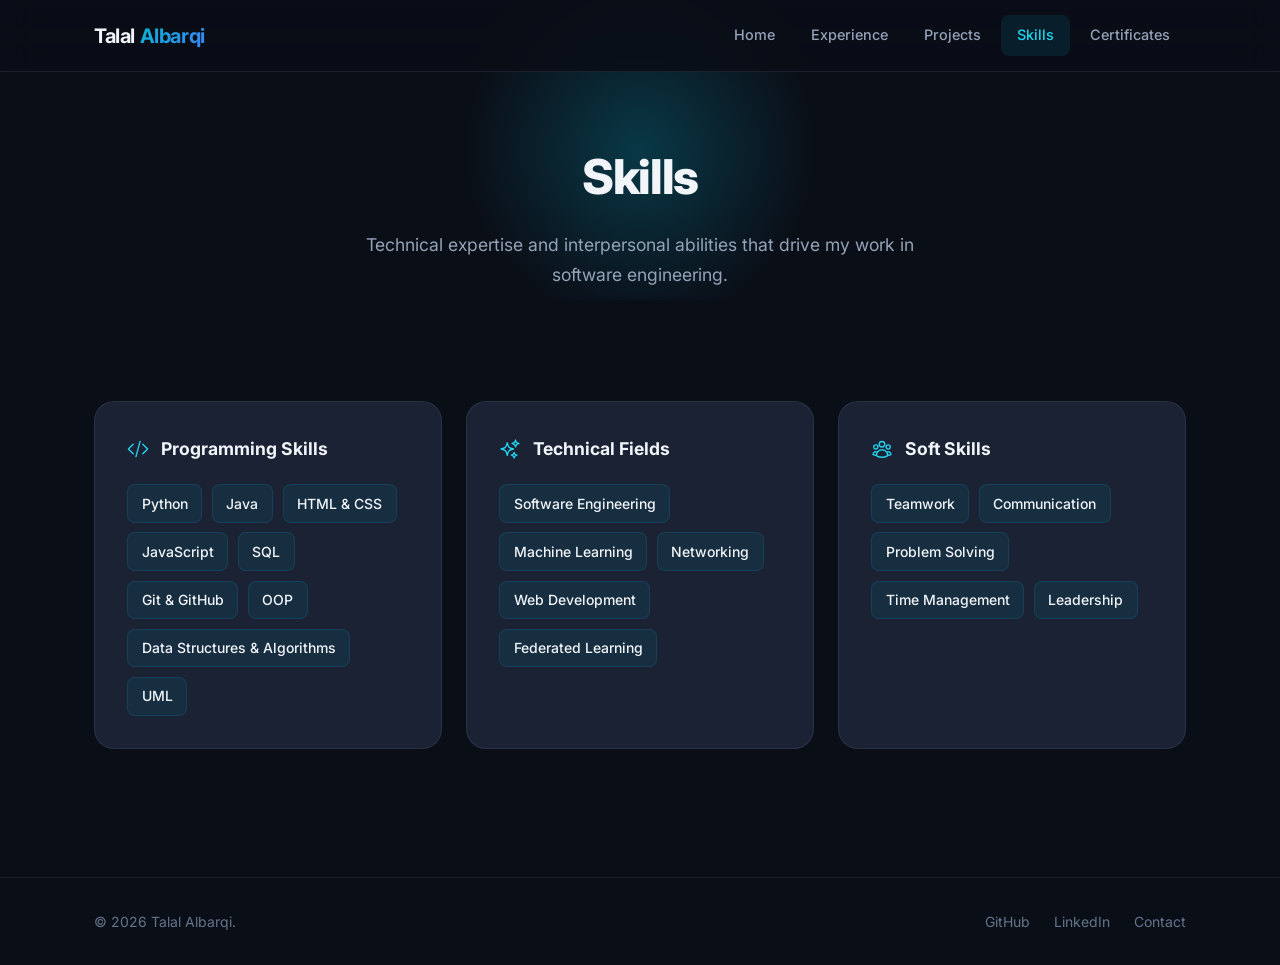
<file: skills.html>
<!DOCTYPE html>
<html lang="en">
<head>
  <meta charset="UTF-8">
  <meta name="viewport" content="width=device-width, initial-scale=1.0">
  <meta name="description" content="Talal Albarqi's technical and soft skills in software engineering, machine learning, and web development.">
  <title>Skills | Talal Albarqi</title>
  <link rel="preconnect" href="https://fonts.googleapis.com">
  <link rel="preconnect" href="https://fonts.gstatic.com" crossorigin>
  <link href="https://fonts.googleapis.com/css2?family=Inter:wght@400;500;600;700;800&family=Noto+Sans+Arabic:wght@400;600;700&display=swap" rel="stylesheet">
  <link rel="stylesheet" href="styles.css">
</head>
<body>

  <nav class="navbar">
    <div class="container">
      <a href="index.html" class="logo">Talal <span>Albarqi</span></a>
      <button class="nav-toggle" aria-label="Toggle navigation">
        <span></span>
        <span></span>
        <span></span>
      </button>
      <div class="nav-links">
        <a href="index.html">Home</a>
        <a href="experience.html">Experience</a>
        <a href="projects.html">Projects</a>
        <a href="skills.html" class="active">Skills</a>
        <a href="certificates.html">Certificates</a>
      </div>
    </div>
  </nav>

  <header class="page-header">
    <div class="container">
      <h1>Skills</h1>
      <p>Technical expertise and interpersonal abilities that drive my work in software engineering.</p>
    </div>
  </header>

  <section class="section">
    <div class="container">
      <div class="skills-grid">

        <div class="skill-category fade-in">
          <h3>
            <svg xmlns="http://www.w3.org/2000/svg" fill="none" viewBox="0 0 24 24" stroke-width="1.5" stroke="currentColor"><path stroke-linecap="round" stroke-linejoin="round" d="M17.25 6.75L22.5 12l-5.25 5.25m-10.5 0L1.5 12l5.25-5.25m7.5-3l-4.5 16.5" /></svg>
            Programming Skills
          </h3>
          <div class="skill-list">
            <span class="skill-chip">Python</span>
            <span class="skill-chip">Java</span>
            <span class="skill-chip">HTML & CSS</span>
            <span class="skill-chip">JavaScript</span>
            <span class="skill-chip">SQL</span>
            <span class="skill-chip">Git & GitHub</span>
            <span class="skill-chip">OOP</span>
            <span class="skill-chip">Data Structures & Algorithms</span>
            <span class="skill-chip">UML</span>
          </div>
        </div>

        <div class="skill-category fade-in">
          <h3>
            <svg xmlns="http://www.w3.org/2000/svg" fill="none" viewBox="0 0 24 24" stroke-width="1.5" stroke="currentColor"><path stroke-linecap="round" stroke-linejoin="round" d="M9.813 15.904L9 18.75l-.813-2.846a4.5 4.5 0 00-3.09-3.09L2.25 12l2.846-.813a4.5 4.5 0 003.09-3.09L9 5.25l.813 2.846a4.5 4.5 0 003.09 3.09L15.75 12l-2.846.813a4.5 4.5 0 00-3.09 3.09zM18.259 8.715L18 9.75l-.259-1.035a3.375 3.375 0 00-2.455-2.456L14.25 6l1.036-.259a3.375 3.375 0 002.455-2.456L18 2.25l.259 1.035a3.375 3.375 0 002.456 2.456L21.75 6l-1.035.259a3.375 3.375 0 00-2.456 2.456zM16.894 20.567L16.5 21.75l-.394-1.183a2.25 2.25 0 00-1.423-1.423L13.5 18.75l1.183-.394a2.25 2.25 0 001.423-1.423l.394-1.183.394 1.183a2.25 2.25 0 001.423 1.423l1.183.394-1.183.394a2.25 2.25 0 00-1.423 1.423z" /></svg>
            Technical Fields
          </h3>
          <div class="skill-list">
            <span class="skill-chip">Software Engineering</span>
            <span class="skill-chip">Machine Learning</span>
            <span class="skill-chip">Networking</span>
            <span class="skill-chip">Web Development</span>
            <span class="skill-chip">Federated Learning</span>
          </div>
        </div>

        <div class="skill-category fade-in">
          <h3>
            <svg xmlns="http://www.w3.org/2000/svg" fill="none" viewBox="0 0 24 24" stroke-width="1.5" stroke="currentColor"><path stroke-linecap="round" stroke-linejoin="round" d="M18 18.72a9.094 9.094 0 003.741-.479 3 3 0 00-4.682-2.72m.94 3.198l.001.031c0 .225-.012.447-.037.666A11.944 11.944 0 0112 21c-2.17 0-4.207-.576-5.963-1.584A6.062 6.062 0 016 18.719m12 0a5.971 5.971 0 00-.941-3.197m0 0A5.995 5.995 0 0012 12.75a5.995 5.995 0 00-5.058 2.772m0 0a3 3 0 00-4.681 2.72 8.986 8.986 0 003.74.477m.94-3.197a5.971 5.971 0 00-.94 3.197M15 6.75a3 3 0 11-6 0 3 3 0 016 0zm6 3a2.25 2.25 0 11-4.5 0 2.25 2.25 0 014.5 0zm-13.5 0a2.25 2.25 0 11-4.5 0 2.25 2.25 0 014.5 0z" /></svg>
            Soft Skills
          </h3>
          <div class="skill-list">
            <span class="skill-chip">Teamwork</span>
            <span class="skill-chip">Communication</span>
            <span class="skill-chip">Problem Solving</span>
            <span class="skill-chip">Time Management</span>
            <span class="skill-chip">Leadership</span>
          </div>
        </div>

      </div>

    </div>
  </section>

  <footer class="footer">
    <div class="container">
      <p>&copy; 2026 Talal Albarqi.</p>
      <div class="footer-links">
        <a href="https://github.com/Talal-ALBarqi" target="_blank" rel="noopener noreferrer">GitHub</a>
        <a href="https://www.linkedin.com/in/talal-albarqi-62b97927b" target="_blank" rel="noopener noreferrer">LinkedIn</a>
        <a href="mailto:talalmalbarqi@gmail.com">Contact</a>
      </div>
    </div>
  </footer>

  <script src="main.js"></script>
</body>
</html>
</file>
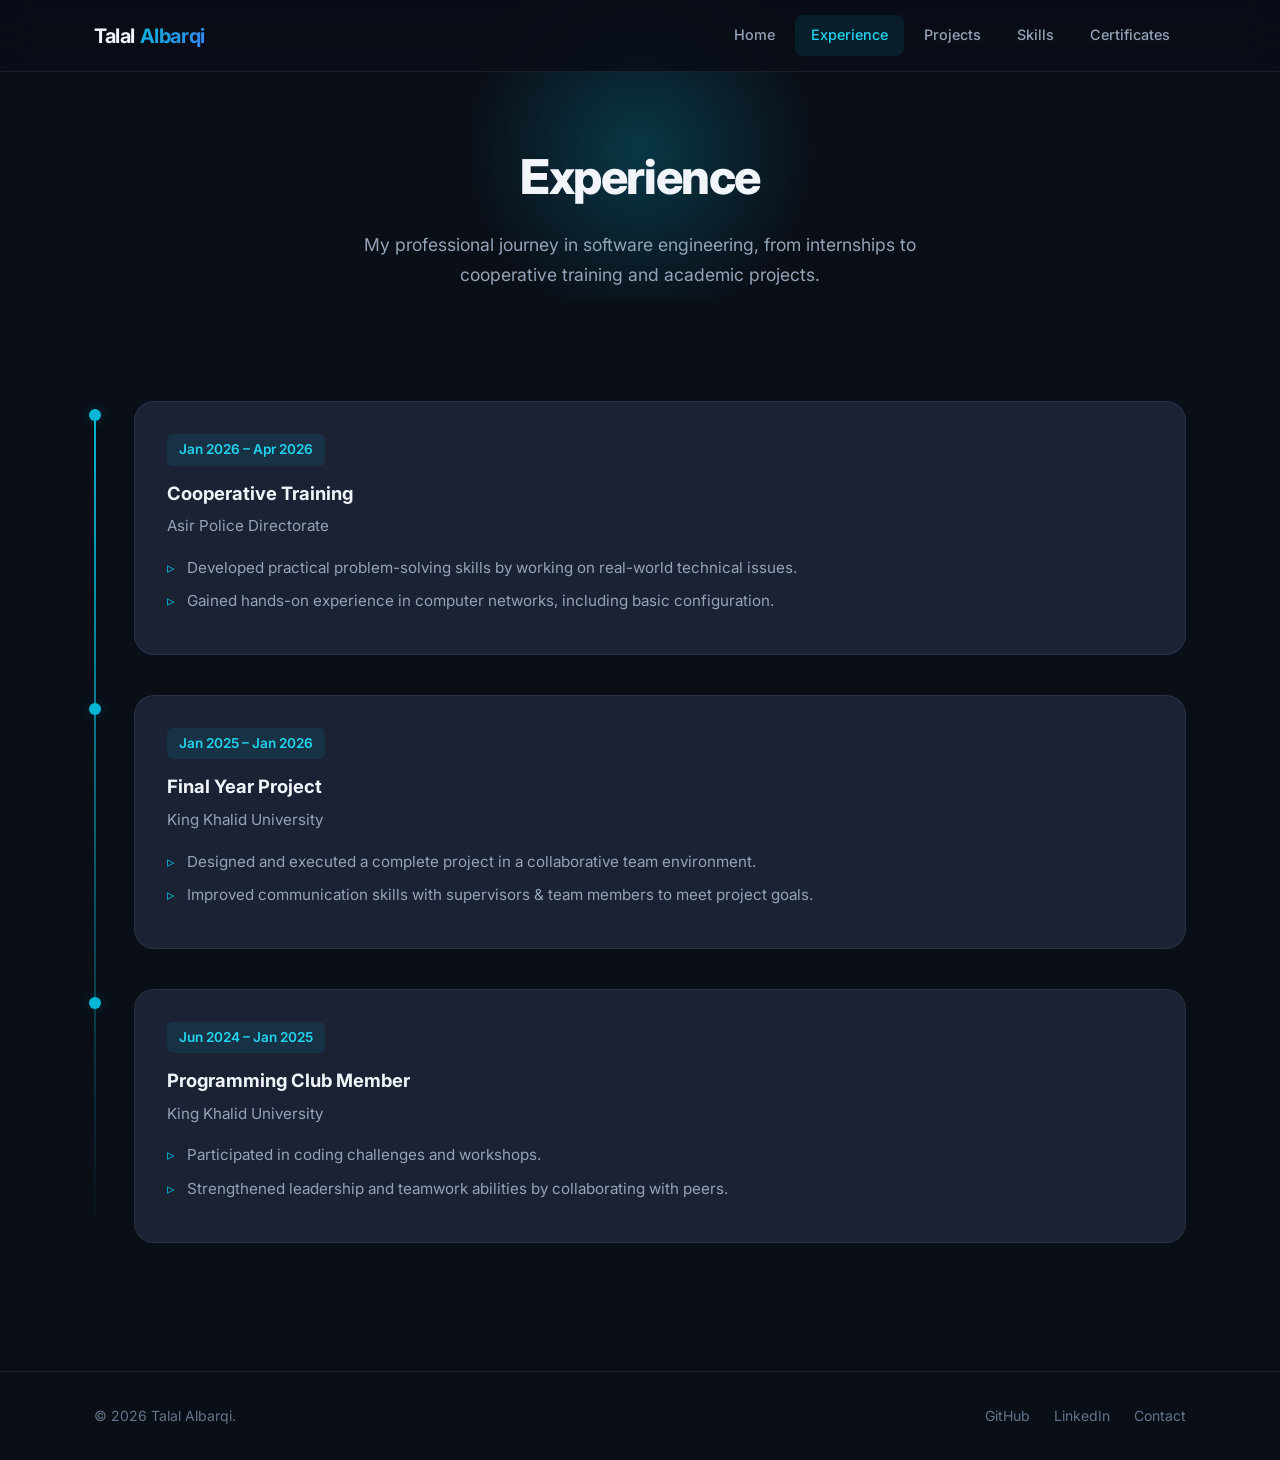
<file: portofolio wep site/experience.html>
<!DOCTYPE html>
<html lang="en">
<head>
  <meta charset="UTF-8">
  <meta name="viewport" content="width=device-width, initial-scale=1.0">
  <meta name="description" content="Talal Albarqi's professional experience - Cooperative Training, Internships, and Programming Club.">
  <title>Experience | Talal Albarqi</title>
  <link rel="preconnect" href="https://fonts.googleapis.com">
  <link rel="preconnect" href="https://fonts.gstatic.com" crossorigin>
  <link href="https://fonts.googleapis.com/css2?family=Inter:wght@400;500;600;700;800&family=Noto+Sans+Arabic:wght@400;600;700&display=swap" rel="stylesheet">
  <link rel="stylesheet" href="css/styles.css">
</head>
<body>

  <nav class="navbar">
    <div class="container">
      <a href="index.html" class="logo">Talal <span>Albarqi</span></a>
      <button class="nav-toggle" aria-label="Toggle navigation">
        <span></span>
        <span></span>
        <span></span>
      </button>
      <div class="nav-links">
        <a href="index.html">Home</a>
        <a href="experience.html" class="active">Experience</a>
        <a href="projects.html">Projects</a>
        <a href="skills.html">Skills</a>
        <a href="certificates.html">Certificates</a>
      </div>
    </div>
  </nav>

  <header class="page-header">
    <div class="container">
      <h1>Experience</h1>
      <p>My professional journey in software engineering, from internships to cooperative training and academic projects.</p>
    </div>
  </header>

  <section class="section">
    <div class="container">
      <div class="timeline">

        <div class="timeline-item fade-in">
          <div class="card">
            <span class="timeline-date">Jan 2026 – Apr 2026</span>
            <h3>Cooperative Training</h3>
            <p class="company">Asir Police Directorate</p>
            <ul>
              <li>Developed practical problem-solving skills by working on real-world technical issues.</li>
              <li>Gained hands-on experience in computer networks, including basic configuration.</li>
            </ul>
          </div>
        </div>

        <div class="timeline-item fade-in">
          <div class="card">
            <span class="timeline-date">Jan 2025 – Jan 2026</span>
            <h3>Final Year Project</h3>
            <p class="company">King Khalid University</p>
            <ul>
              <li>Designed and executed a complete project in a collaborative team environment.</li>
              <li>Improved communication skills with supervisors & team members to meet project goals.</li>
            </ul>
          </div>
        </div>

      

        <div class="timeline-item fade-in">
          <div class="card">
            <span class="timeline-date">Jun 2024 – Jan 2025</span>
            <h3>Programming Club Member</h3>
            <p class="company">King Khalid University</p>
            <ul>
              <li>Participated in coding challenges and workshops.</li>
              <li>Strengthened leadership and teamwork abilities by collaborating with peers.</li>
            </ul>
          </div>
        </div>

      </div>
    </div>
  </section>

  <footer class="footer">
    <div class="container">
      <p>&copy; 2026 Talal Albarqi.</p>
      <div class="footer-links">
        <a href="https://github.com/Talal-ALBarqi" target="_blank" rel="noopener noreferrer">GitHub</a>
        <a href="https://www.linkedin.com/in/talal-albarqi-62b97927b" target="_blank" rel="noopener noreferrer">LinkedIn</a>
        <a href="mailto:talalmalbarqi@gmail.com">Contact</a>
      </div>
    </div>
  </footer>

  <script src="js/main.js"></script>
</body>
</html>
</file>
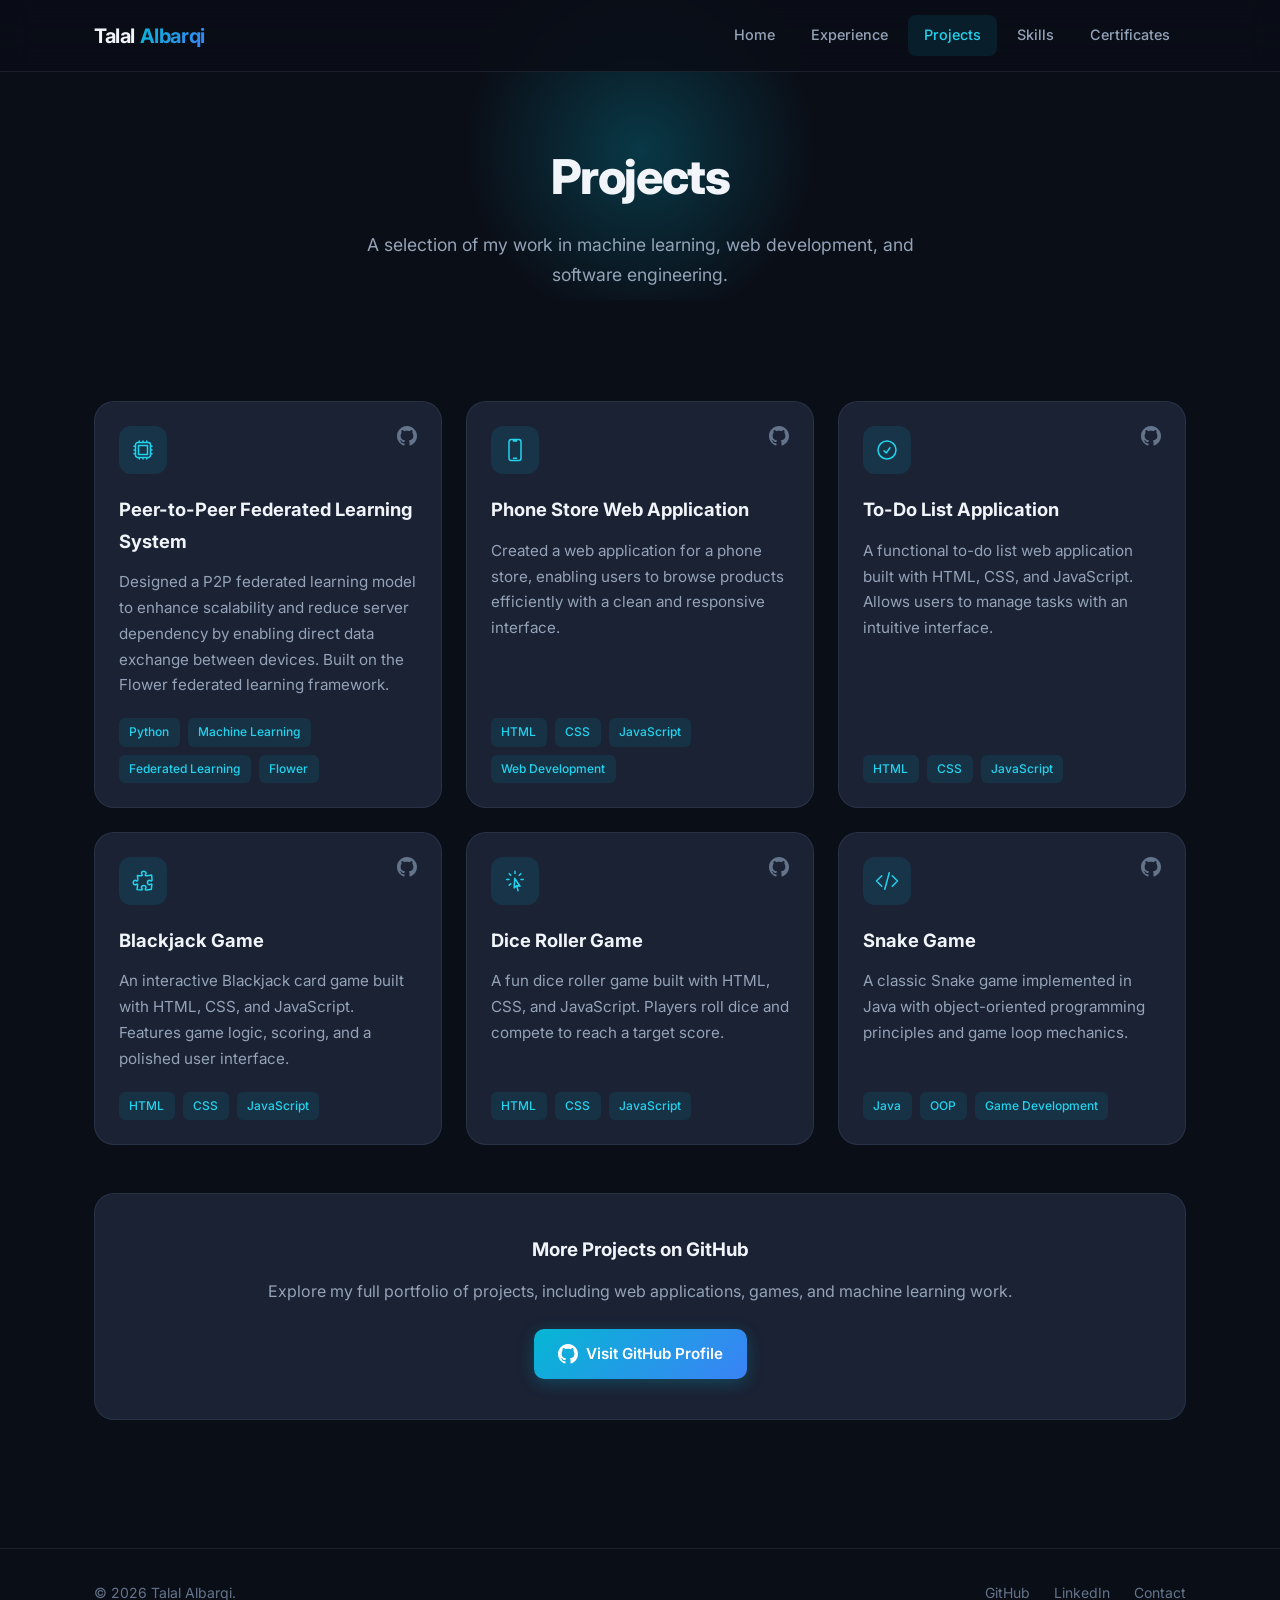
<file: portofolio wep site/projects.html>
<!DOCTYPE html>
<html lang="en">
<head>
  <meta charset="UTF-8">
  <meta name="viewport" content="width=device-width, initial-scale=1.0">
  <meta name="description" content="Talal Albarqi's projects - Federated Learning, Web Applications, and more.">
  <title>Projects | Talal Albarqi</title>
  <link rel="preconnect" href="https://fonts.googleapis.com">
  <link rel="preconnect" href="https://fonts.gstatic.com" crossorigin>
  <link href="https://fonts.googleapis.com/css2?family=Inter:wght@400;500;600;700;800&family=Noto+Sans+Arabic:wght@400;600;700&display=swap" rel="stylesheet">
  <link rel="stylesheet" href="css/styles.css">
</head>
<body>

  <nav class="navbar">
    <div class="container">
      <a href="index.html" class="logo">Talal <span>Albarqi</span></a>
      <button class="nav-toggle" aria-label="Toggle navigation">
        <span></span>
        <span></span>
        <span></span>
      </button>
      <div class="nav-links">
        <a href="index.html">Home</a>
        <a href="experience.html">Experience</a>
        <a href="projects.html" class="active">Projects</a>
        <a href="skills.html">Skills</a>
        <a href="certificates.html">Certificates</a>
      </div>
    </div>
  </nav>

  <header class="page-header">
    <div class="container">
      <h1>Projects</h1>
      <p>A selection of my work in machine learning, web development, and software engineering.</p>
    </div>
  </header>

  <section class="section">
    <div class="container">
      <div class="projects-grid">

        <article class="project-card fade-in">
          <div class="project-header">
            <div class="project-icon">
              <svg xmlns="http://www.w3.org/2000/svg" fill="none" viewBox="0 0 24 24" stroke-width="1.5" stroke="currentColor"><path stroke-linecap="round" stroke-linejoin="round" d="M8.25 3v1.5M4.5 8.25H3m18 0h-1.5M4.5 12H3m18 0h-1.5m-15 3.75H3m18 0h-1.5M8.25 19.5V21M12 3v1.5m0 15V21m3.75-18v1.5m0 15V21m-9-1.5h10.5a2.25 2.25 0 002.25-2.25V6.75a2.25 2.25 0 00-2.25-2.25H6.75A2.25 2.25 0 004.5 6.75v10.5a2.25 2.25 0 002.25 2.25zm.75-12h9v9h-9v-9z" /></svg>
            </div>
            <div class="project-links">
              <a href="https://github.com/Talal-ALBarqi/Uncertainty-flower" target="_blank" rel="noopener noreferrer" aria-label="View on GitHub">
                <svg xmlns="http://www.w3.org/2000/svg" viewBox="0 0 24 24" fill="currentColor"><path d="M12 0c-6.626 0-12 5.373-12 12 0 5.302 3.438 9.8 8.207 11.387.599.111.793-.261.793-.577v-2.234c-3.338.726-4.033-1.416-4.033-1.416-.546-1.387-1.333-1.756-1.333-1.756-1.089-.745.083-.729.083-.729 1.205.084 1.839 1.237 1.839 1.237 1.07 1.834 2.807 1.304 3.492.997.107-.775.418-1.305.762-1.604-2.665-.305-5.467-1.334-5.467-5.931 0-1.311.469-2.381 1.236-3.221-.124-.303-.535-1.524.117-3.176 0 0 1.008-.322 3.301 1.23.957-.266 1.983-.399 3.003-.404 1.02.005 2.047.138 3.006.404 2.291-1.552 3.297-1.23 3.297-1.23.653 1.653.242 2.874.118 3.176.77.84 1.235 1.911 1.235 3.221 0 4.609-2.807 5.624-5.479 5.921.43.372.823 1.102.823 2.222v3.293c0 .319.192.694.801.576 4.765-1.589 8.199-6.086 8.199-11.386 0-6.627-5.373-12-12-12z"/></svg>
              </a>
            </div>
          </div>
          <div class="project-body">
            <h3>Peer-to-Peer Federated Learning System</h3>
            <p>Designed a P2P federated learning model to enhance scalability and reduce server dependency by enabling direct data exchange between devices. Built on the Flower federated learning framework.</p>
            <div class="project-tags">
              <span class="tag">Python</span>
              <span class="tag">Machine Learning</span>
              <span class="tag">Federated Learning</span>
              <span class="tag">Flower</span>
            </div>
          </div>
        </article>

        <article class="project-card fade-in">
          <div class="project-header">
            <div class="project-icon">
              <svg xmlns="http://www.w3.org/2000/svg" fill="none" viewBox="0 0 24 24" stroke-width="1.5" stroke="currentColor"><path stroke-linecap="round" stroke-linejoin="round" d="M10.5 1.5H8.25A2.25 2.25 0 006 3.75v16.5a2.25 2.25 0 002.25 2.25h7.5A2.25 2.25 0 0018 20.25V3.75a2.25 2.25 0 00-2.25-2.25H13.5m-3 0V3h3V1.5m-3 0h3m-3 18.75h3" /></svg>
            </div>
            <div class="project-links">
              <a href="https://github.com/Talal-ALBarqi/Phone-wep-store.git" target="_blank" rel="noopener noreferrer" aria-label="View on GitHub">
                <svg xmlns="http://www.w3.org/2000/svg" viewBox="0 0 24 24" fill="currentColor"><path d="M12 0c-6.626 0-12 5.373-12 12 0 5.302 3.438 9.8 8.207 11.387.599.111.793-.261.793-.577v-2.234c-3.338.726-4.033-1.416-4.033-1.416-.546-1.387-1.333-1.756-1.333-1.756-1.089-.745.083-.729.083-.729 1.205.084 1.839 1.237 1.839 1.237 1.07 1.834 2.807 1.304 3.492.997.107-.775.418-1.305.762-1.604-2.665-.305-5.467-1.334-5.467-5.931 0-1.311.469-2.381 1.236-3.221-.124-.303-.535-1.524.117-3.176 0 0 1.008-.322 3.301 1.23.957-.266 1.983-.399 3.003-.404 1.02.005 2.047.138 3.006.404 2.291-1.552 3.297-1.23 3.297-1.23.653 1.653.242 2.874.118 3.176.77.84 1.235 1.911 1.235 3.221 0 4.609-2.807 5.624-5.479 5.921.43.372.823 1.102.823 2.222v3.293c0 .319.192.694.801.576 4.765-1.589 8.199-6.086 8.199-11.386 0-6.627-5.373-12-12-12z"/></svg>
              </a>
            </div>
          </div>
          <div class="project-body">
            <h3>Phone Store Web Application</h3>
            <p>Created a web application for a phone store, enabling users to browse products efficiently with a clean and responsive interface.</p>
            <div class="project-tags">
              <span class="tag">HTML</span>
              <span class="tag">CSS</span>
              <span class="tag">JavaScript</span>
              <span class="tag">Web Development</span>
            </div>
          </div>
        </article>

        <article class="project-card fade-in">
          <div class="project-header">
            <div class="project-icon">
              <svg xmlns="http://www.w3.org/2000/svg" fill="none" viewBox="0 0 24 24" stroke-width="1.5" stroke="currentColor"><path stroke-linecap="round" stroke-linejoin="round" d="M9 12.75L11.25 15 15 9.75M21 12a9 9 0 11-18 0 9 9 0 0118 0z" /></svg>
            </div>
            <div class="project-links">
              <a href="https://github.com/Talal-ALBarqi/To_Do_List_Project" target="_blank" rel="noopener noreferrer" aria-label="View on GitHub">
                <svg xmlns="http://www.w3.org/2000/svg" viewBox="0 0 24 24" fill="currentColor"><path d="M12 0c-6.626 0-12 5.373-12 12 0 5.302 3.438 9.8 8.207 11.387.599.111.793-.261.793-.577v-2.234c-3.338.726-4.033-1.416-4.033-1.416-.546-1.387-1.333-1.756-1.333-1.756-1.089-.745.083-.729.083-.729 1.205.084 1.839 1.237 1.839 1.237 1.07 1.834 2.807 1.304 3.492.997.107-.775.418-1.305.762-1.604-2.665-.305-5.467-1.334-5.467-5.931 0-1.311.469-2.381 1.236-3.221-.124-.303-.535-1.524.117-3.176 0 0 1.008-.322 3.301 1.23.957-.266 1.983-.399 3.003-.404 1.02.005 2.047.138 3.006.404 2.291-1.552 3.297-1.23 3.297-1.23.653 1.653.242 2.874.118 3.176.77.84 1.235 1.911 1.235 3.221 0 4.609-2.807 5.624-5.479 5.921.43.372.823 1.102.823 2.222v3.293c0 .319.192.694.801.576 4.765-1.589 8.199-6.086 8.199-11.386 0-6.627-5.373-12-12-12z"/></svg>
              </a>
            </div>
          </div>
          <div class="project-body">
            <h3>To-Do List Application</h3>
            <p>A functional to-do list web application built with HTML, CSS, and JavaScript. Allows users to manage tasks with an intuitive interface.</p>
            <div class="project-tags">
              <span class="tag">HTML</span>
              <span class="tag">CSS</span>
              <span class="tag">JavaScript</span>
            </div>
          </div>
        </article>

        <article class="project-card fade-in">
          <div class="project-header">
            <div class="project-icon">
              <svg xmlns="http://www.w3.org/2000/svg" fill="none" viewBox="0 0 24 24" stroke-width="1.5" stroke="currentColor"><path stroke-linecap="round" stroke-linejoin="round" d="M14.25 6.087c0-.355.186-.676.401-.959.221-.29.349-.634.349-1.003 0-1.036-1.007-1.875-2.25-1.875s-2.25.84-2.25 1.875c0 .369.128.713.349 1.003.215.283.401.604.401.959v0a.64.64 0 01-.657.643 48.39 48.39 0 01-4.163-.3c.186 1.613.293 3.25.315 4.907a.656.656 0 01-.658.663v0c-.355 0-.676-.186-.959-.401a1.647 1.647 0 00-1.003-.349c-1.036 0-1.875 1.007-1.875 2.25s.84 2.25 1.875 2.25c.369 0 .713-.128 1.003-.349.283-.215.604-.401.959-.401v0c.31 0 .555.26.532.57a48.039 48.039 0 01-.642 5.056c1.518.19 3.058.309 4.616.354a.64.64 0 00.657-.643v0c0-.355-.186-.676-.401-.959a1.647 1.647 0 01-.349-1.003c0-1.035 1.008-1.875 2.25-1.875 1.243 0 2.25.84 2.25 1.875 0 .369-.128.713-.349 1.003-.215.283-.4.604-.4.959v0c0 .333.277.599.61.58a48.1 48.1 0 005.427-.63 48.05 48.05 0 00.582-4.717.532.532 0 00-.533-.57v0c-.355 0-.676.186-.959.401-.29.221-.634.349-1.003.349-1.035 0-1.875-1.007-1.875-2.25s.84-2.25 1.875-2.25c.37 0 .713.128 1.003.349.283.215.604.401.96.401v0a.656.656 0 00.658-.663 48.422 48.422 0 00-.37-5.36c-1.886.342-3.81.574-5.766.689a.578.578 0 01-.61-.58v0z" /></svg>
            </div>
            <div class="project-links">
              <a href="https://github.com/Talal-ALBarqi/Blackjack_Game" target="_blank" rel="noopener noreferrer" aria-label="View on GitHub">
                <svg xmlns="http://www.w3.org/2000/svg" viewBox="0 0 24 24" fill="currentColor"><path d="M12 0c-6.626 0-12 5.373-12 12 0 5.302 3.438 9.8 8.207 11.387.599.111.793-.261.793-.577v-2.234c-3.338.726-4.033-1.416-4.033-1.416-.546-1.387-1.333-1.756-1.333-1.756-1.089-.745.083-.729.083-.729 1.205.084 1.839 1.237 1.839 1.237 1.07 1.834 2.807 1.304 3.492.997.107-.775.418-1.305.762-1.604-2.665-.305-5.467-1.334-5.467-5.931 0-1.311.469-2.381 1.236-3.221-.124-.303-.535-1.524.117-3.176 0 0 1.008-.322 3.301 1.23.957-.266 1.983-.399 3.003-.404 1.02.005 2.047.138 3.006.404 2.291-1.552 3.297-1.23 3.297-1.23.653 1.653.242 2.874.118 3.176.77.84 1.235 1.911 1.235 3.221 0 4.609-2.807 5.624-5.479 5.921.43.372.823 1.102.823 2.222v3.293c0 .319.192.694.801.576 4.765-1.589 8.199-6.086 8.199-11.386 0-6.627-5.373-12-12-12z"/></svg>
              </a>
            </div>
          </div>
          <div class="project-body">
            <h3>Blackjack Game</h3>
            <p>An interactive Blackjack card game built with HTML, CSS, and JavaScript. Features game logic, scoring, and a polished user interface.</p>
            <div class="project-tags">
              <span class="tag">HTML</span>
              <span class="tag">CSS</span>
              <span class="tag">JavaScript</span>
            </div>
          </div>
        </article>

        <article class="project-card fade-in">
          <div class="project-header">
            <div class="project-icon">
              <svg xmlns="http://www.w3.org/2000/svg" fill="none" viewBox="0 0 24 24" stroke-width="1.5" stroke="currentColor"><path stroke-linecap="round" stroke-linejoin="round" d="M15.042 21.672L13.684 16.6m0 0l-2.51 2.225.569-9.47 5.227 7.917-3.286-.672zM12 2.25V4.5m5.834.166l-1.591 1.591M20.25 10.5H18M7.757 14.743l-1.59 1.59M6 10.5H3.75m4.007-4.243l-1.59-1.59" /></svg>
            </div>
            <div class="project-links">
              <a href="https://github.com/Talal-ALBarqi/Dice-roller-game" target="_blank" rel="noopener noreferrer" aria-label="View on GitHub">
                <svg xmlns="http://www.w3.org/2000/svg" viewBox="0 0 24 24" fill="currentColor"><path d="M12 0c-6.626 0-12 5.373-12 12 0 5.302 3.438 9.8 8.207 11.387.599.111.793-.261.793-.577v-2.234c-3.338.726-4.033-1.416-4.033-1.416-.546-1.387-1.333-1.756-1.333-1.756-1.089-.745.083-.729.083-.729 1.205.084 1.839 1.237 1.839 1.237 1.07 1.834 2.807 1.304 3.492.997.107-.775.418-1.305.762-1.604-2.665-.305-5.467-1.334-5.467-5.931 0-1.311.469-2.381 1.236-3.221-.124-.303-.535-1.524.117-3.176 0 0 1.008-.322 3.301 1.23.957-.266 1.983-.399 3.003-.404 1.02.005 2.047.138 3.006.404 2.291-1.552 3.297-1.23 3.297-1.23.653 1.653.242 2.874.118 3.176.77.84 1.235 1.911 1.235 3.221 0 4.609-2.807 5.624-5.479 5.921.43.372.823 1.102.823 2.222v3.293c0 .319.192.694.801.576 4.765-1.589 8.199-6.086 8.199-11.386 0-6.627-5.373-12-12-12z"/></svg>
              </a>
            </div>
          </div>
          <div class="project-body">
            <h3>Dice Roller Game</h3>
            <p>A fun dice roller game built with HTML, CSS, and JavaScript. Players roll dice and compete to reach a target score.</p>
            <div class="project-tags">
              <span class="tag">HTML</span>
              <span class="tag">CSS</span>
              <span class="tag">JavaScript</span>
            </div>
          </div>
        </article>

        <article class="project-card fade-in">
          <div class="project-header">
            <div class="project-icon">
              <svg xmlns="http://www.w3.org/2000/svg" fill="none" viewBox="0 0 24 24" stroke-width="1.5" stroke="currentColor"><path stroke-linecap="round" stroke-linejoin="round" d="M17.25 6.75L22.5 12l-5.25 5.25m-10.5 0L1.5 12l5.25-5.25m7.5-3l-4.5 16.5" /></svg>
            </div>
            <div class="project-links">
              <a href="https://github.com/Talal-ALBarqi/Snake-game" target="_blank" rel="noopener noreferrer" aria-label="View on GitHub">
                <svg xmlns="http://www.w3.org/2000/svg" viewBox="0 0 24 24" fill="currentColor"><path d="M12 0c-6.626 0-12 5.373-12 12 0 5.302 3.438 9.8 8.207 11.387.599.111.793-.261.793-.577v-2.234c-3.338.726-4.033-1.416-4.033-1.416-.546-1.387-1.333-1.756-1.333-1.756-1.089-.745.083-.729.083-.729 1.205.084 1.839 1.237 1.839 1.237 1.07 1.834 2.807 1.304 3.492.997.107-.775.418-1.305.762-1.604-2.665-.305-5.467-1.334-5.467-5.931 0-1.311.469-2.381 1.236-3.221-.124-.303-.535-1.524.117-3.176 0 0 1.008-.322 3.301 1.23.957-.266 1.983-.399 3.003-.404 1.02.005 2.047.138 3.006.404 2.291-1.552 3.297-1.23 3.297-1.23.653 1.653.242 2.874.118 3.176.77.84 1.235 1.911 1.235 3.221 0 4.609-2.807 5.624-5.479 5.921.43.372.823 1.102.823 2.222v3.293c0 .319.192.694.801.576 4.765-1.589 8.199-6.086 8.199-11.386 0-6.627-5.373-12-12-12z"/></svg>
              </a>
            </div>
          </div>
          <div class="project-body">
            <h3>Snake Game</h3>
            <p>A classic Snake game implemented in Java with object-oriented programming principles and game loop mechanics.</p>
            <div class="project-tags">
              <span class="tag">Java</span>
              <span class="tag">OOP</span>
              <span class="tag">Game Development</span>
            </div>
          </div>
        </article>

      </div>

      <div class="github-cta fade-in">
        <h3>More Projects on GitHub</h3>
        <p>Explore my full portfolio of projects, including web applications, games, and machine learning work.</p>
        <a href="https://github.com/Talal-ALBarqi" target="_blank" rel="noopener noreferrer" class="btn btn-primary">
          <svg xmlns="http://www.w3.org/2000/svg" width="20" height="20" viewBox="0 0 24 24" fill="currentColor"><path d="M12 0c-6.626 0-12 5.373-12 12 0 5.302 3.438 9.8 8.207 11.387.599.111.793-.261.793-.577v-2.234c-3.338.726-4.033-1.416-4.033-1.416-.546-1.387-1.333-1.756-1.333-1.756-1.089-.745.083-.729.083-.729 1.205.084 1.839 1.237 1.839 1.237 1.07 1.834 2.807 1.304 3.492.997.107-.775.418-1.305.762-1.604-2.665-.305-5.467-1.334-5.467-5.931 0-1.311.469-2.381 1.236-3.221-.124-.303-.535-1.524.117-3.176 0 0 1.008-.322 3.301 1.23.957-.266 1.983-.399 3.003-.404 1.02.005 2.047.138 3.006.404 2.291-1.552 3.297-1.23 3.297-1.23.653 1.653.242 2.874.118 3.176.77.84 1.235 1.911 1.235 3.221 0 4.609-2.807 5.624-5.479 5.921.43.372.823 1.102.823 2.222v3.293c0 .319.192.694.801.576 4.765-1.589 8.199-6.086 8.199-11.386 0-6.627-5.373-12-12-12z"/></svg>
          Visit GitHub Profile
        </a>
      </div>
    </div>
  </section>

  <footer class="footer">
    <div class="container">
      <p>&copy; 2026 Talal Albarqi.</p>
      <div class="footer-links">
        <a href="https://github.com/Talal-ALBarqi" target="_blank" rel="noopener noreferrer">GitHub</a>
        <a href="https://www.linkedin.com/in/talal-albarqi-62b97927b" target="_blank" rel="noopener noreferrer">LinkedIn</a>
        <a href="mailto:talalmalbarqi@gmail.com">Contact</a>
      </div>
    </div>
  </footer>

  <script src="js/main.js"></script>
</body>
</html>
</file>
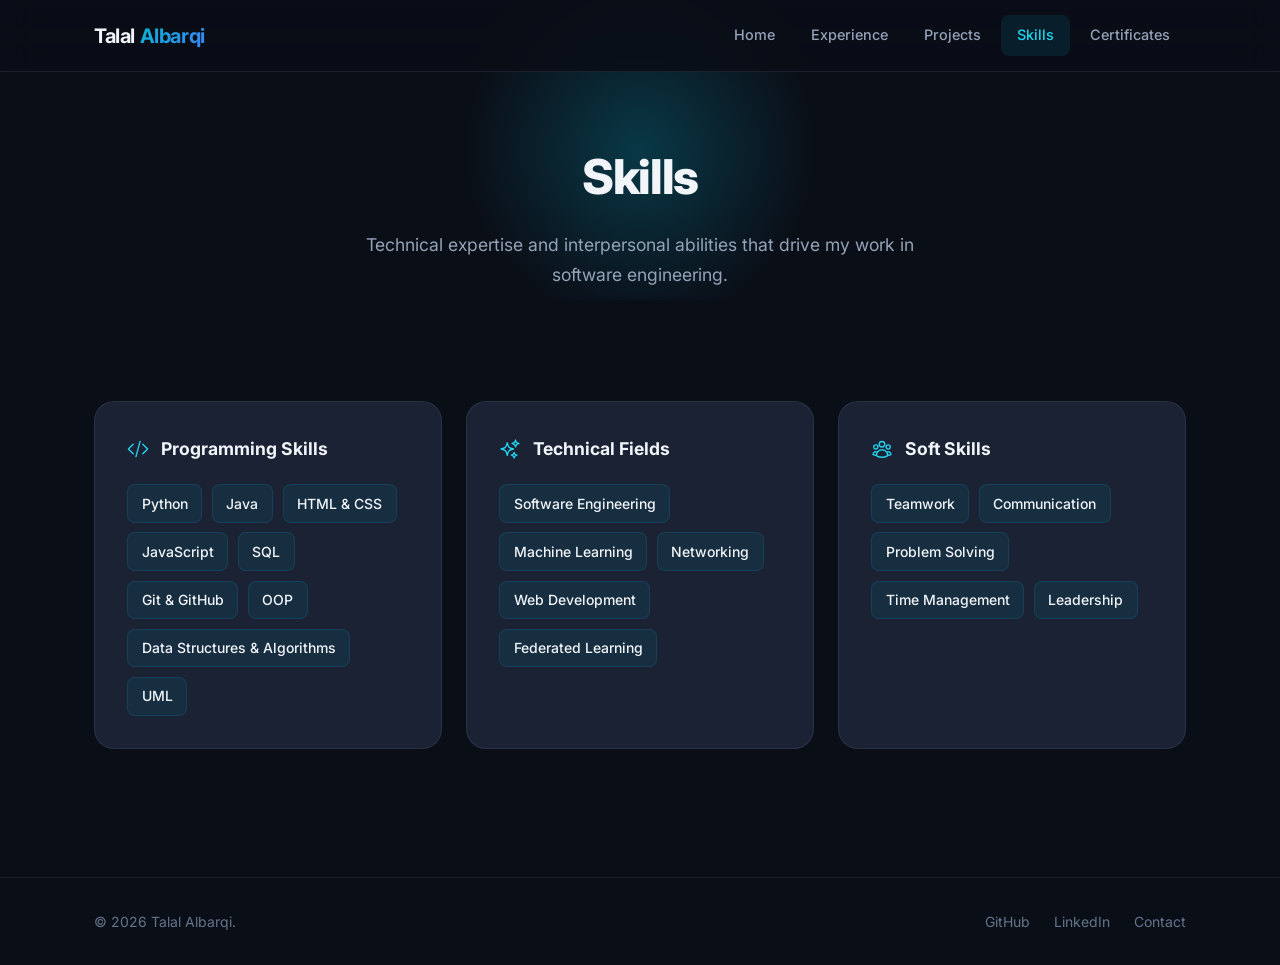
<file: portofolio wep site/skills.html>
<!DOCTYPE html>
<html lang="en">
<head>
  <meta charset="UTF-8">
  <meta name="viewport" content="width=device-width, initial-scale=1.0">
  <meta name="description" content="Talal Albarqi's technical and soft skills in software engineering, machine learning, and web development.">
  <title>Skills | Talal Albarqi</title>
  <link rel="preconnect" href="https://fonts.googleapis.com">
  <link rel="preconnect" href="https://fonts.gstatic.com" crossorigin>
  <link href="https://fonts.googleapis.com/css2?family=Inter:wght@400;500;600;700;800&family=Noto+Sans+Arabic:wght@400;600;700&display=swap" rel="stylesheet">
  <link rel="stylesheet" href="css/styles.css">
</head>
<body>

  <nav class="navbar">
    <div class="container">
      <a href="index.html" class="logo">Talal <span>Albarqi</span></a>
      <button class="nav-toggle" aria-label="Toggle navigation">
        <span></span>
        <span></span>
        <span></span>
      </button>
      <div class="nav-links">
        <a href="index.html">Home</a>
        <a href="experience.html">Experience</a>
        <a href="projects.html">Projects</a>
        <a href="skills.html" class="active">Skills</a>
        <a href="certificates.html">Certificates</a>
      </div>
    </div>
  </nav>

  <header class="page-header">
    <div class="container">
      <h1>Skills</h1>
      <p>Technical expertise and interpersonal abilities that drive my work in software engineering.</p>
    </div>
  </header>

  <section class="section">
    <div class="container">
      <div class="skills-grid">

        <div class="skill-category fade-in">
          <h3>
            <svg xmlns="http://www.w3.org/2000/svg" fill="none" viewBox="0 0 24 24" stroke-width="1.5" stroke="currentColor"><path stroke-linecap="round" stroke-linejoin="round" d="M17.25 6.75L22.5 12l-5.25 5.25m-10.5 0L1.5 12l5.25-5.25m7.5-3l-4.5 16.5" /></svg>
            Programming Skills
          </h3>
          <div class="skill-list">
            <span class="skill-chip">Python</span>
            <span class="skill-chip">Java</span>
            <span class="skill-chip">HTML & CSS</span>
            <span class="skill-chip">JavaScript</span>
            <span class="skill-chip">SQL</span>
            <span class="skill-chip">Git & GitHub</span>
            <span class="skill-chip">OOP</span>
            <span class="skill-chip">Data Structures & Algorithms</span>
            <span class="skill-chip">UML</span>
          </div>
        </div>

        <div class="skill-category fade-in">
          <h3>
            <svg xmlns="http://www.w3.org/2000/svg" fill="none" viewBox="0 0 24 24" stroke-width="1.5" stroke="currentColor"><path stroke-linecap="round" stroke-linejoin="round" d="M9.813 15.904L9 18.75l-.813-2.846a4.5 4.5 0 00-3.09-3.09L2.25 12l2.846-.813a4.5 4.5 0 003.09-3.09L9 5.25l.813 2.846a4.5 4.5 0 003.09 3.09L15.75 12l-2.846.813a4.5 4.5 0 00-3.09 3.09zM18.259 8.715L18 9.75l-.259-1.035a3.375 3.375 0 00-2.455-2.456L14.25 6l1.036-.259a3.375 3.375 0 002.455-2.456L18 2.25l.259 1.035a3.375 3.375 0 002.456 2.456L21.75 6l-1.035.259a3.375 3.375 0 00-2.456 2.456zM16.894 20.567L16.5 21.75l-.394-1.183a2.25 2.25 0 00-1.423-1.423L13.5 18.75l1.183-.394a2.25 2.25 0 001.423-1.423l.394-1.183.394 1.183a2.25 2.25 0 001.423 1.423l1.183.394-1.183.394a2.25 2.25 0 00-1.423 1.423z" /></svg>
            Technical Fields
          </h3>
          <div class="skill-list">
            <span class="skill-chip">Software Engineering</span>
            <span class="skill-chip">Machine Learning</span>
            <span class="skill-chip">Networking</span>
            <span class="skill-chip">Web Development</span>
            <span class="skill-chip">Federated Learning</span>
          </div>
        </div>

        <div class="skill-category fade-in">
          <h3>
            <svg xmlns="http://www.w3.org/2000/svg" fill="none" viewBox="0 0 24 24" stroke-width="1.5" stroke="currentColor"><path stroke-linecap="round" stroke-linejoin="round" d="M18 18.72a9.094 9.094 0 003.741-.479 3 3 0 00-4.682-2.72m.94 3.198l.001.031c0 .225-.012.447-.037.666A11.944 11.944 0 0112 21c-2.17 0-4.207-.576-5.963-1.584A6.062 6.062 0 016 18.719m12 0a5.971 5.971 0 00-.941-3.197m0 0A5.995 5.995 0 0012 12.75a5.995 5.995 0 00-5.058 2.772m0 0a3 3 0 00-4.681 2.72 8.986 8.986 0 003.74.477m.94-3.197a5.971 5.971 0 00-.94 3.197M15 6.75a3 3 0 11-6 0 3 3 0 016 0zm6 3a2.25 2.25 0 11-4.5 0 2.25 2.25 0 014.5 0zm-13.5 0a2.25 2.25 0 11-4.5 0 2.25 2.25 0 014.5 0z" /></svg>
            Soft Skills
          </h3>
          <div class="skill-list">
            <span class="skill-chip">Teamwork</span>
            <span class="skill-chip">Communication</span>
            <span class="skill-chip">Problem Solving</span>
            <span class="skill-chip">Time Management</span>
            <span class="skill-chip">Leadership</span>
          </div>
        </div>

      </div>

    </div>
  </section>

  <footer class="footer">
    <div class="container">
      <p>&copy; 2026 Talal Albarqi.</p>
      <div class="footer-links">
        <a href="https://github.com/Talal-ALBarqi" target="_blank" rel="noopener noreferrer">GitHub</a>
        <a href="https://www.linkedin.com/in/talal-albarqi-62b97927b" target="_blank" rel="noopener noreferrer">LinkedIn</a>
        <a href="mailto:talalmalbarqi@gmail.com">Contact</a>
      </div>
    </div>
  </footer>

  <script src="js/main.js"></script>
</body>
</html>
</file>
<file: styles.css>
/* ===== CSS Variables ===== */
:root {
  --bg-primary: #0a0e17;
  --bg-secondary: #111827;
  --bg-card: #1a2234;
  --bg-card-hover: #1f2a40;
  --text-primary: #f1f5f9;
  --text-secondary: #94a3b8;
  --text-muted: #64748b;
  --accent: #06b6d4;
  --accent-light: #22d3ee;
  --accent-glow: rgba(6, 182, 212, 0.25);
  --border: rgba(148, 163, 184, 0.12);
  --gradient: linear-gradient(135deg, #06b6d4 0%, #3b82f6 100%);
  --shadow: 0 4px 24px rgba(0, 0, 0, 0.4);
  --radius: 12px;
  --radius-lg: 20px;
  --transition: 0.3s cubic-bezier(0.4, 0, 0.2, 1);
  --nav-height: 72px;
  --font: 'Inter', system-ui, -apple-system, sans-serif;
  --font-ar: 'Noto Sans Arabic', 'Inter', sans-serif;
}

/* ===== Reset & Base ===== */
*, *::before, *::after {
  box-sizing: border-box;
  margin: 0;
  padding: 0;
}

html {
  scroll-behavior: smooth;
  overflow-x: hidden;
}

body {
  font-family: var(--font);
  background-color: var(--bg-primary);
  color: var(--text-primary);
  line-height: 1.7;
  min-height: 100vh;
  overflow-x: hidden;
}

a {
  color: var(--accent-light);
  text-decoration: none;
  transition: color var(--transition);
}

a:hover {
  color: var(--accent);
}

img {
  max-width: 100%;
  display: block;
}

ul {
  list-style: none;
}

.container {
  width: 100%;
  max-width: 1140px;
  margin: 0 auto;
  padding: 0 1.5rem;
}

/* ===== Navigation ===== */
.navbar {
  position: fixed;
  top: 0;
  left: 0;
  right: 0;
  height: var(--nav-height);
  background: rgba(10, 14, 23, 0.85);
  backdrop-filter: blur(16px);
  border-bottom: 1px solid var(--border);
  z-index: 1000;
}

.navbar .container {
  display: flex;
  align-items: center;
  justify-content: space-between;
  height: 100%;
}

.logo {
  font-size: 1.25rem;
  font-weight: 700;
  color: var(--text-primary);
  letter-spacing: -0.02em;
}

.logo span {
  background: var(--gradient);
  -webkit-background-clip: text;
  -webkit-text-fill-color: transparent;
  background-clip: text;
}

.nav-links {
  display: flex;
  align-items: center;
  gap: 0.25rem;
}

.nav-links a {
  color: var(--text-secondary);
  font-size: 0.9rem;
  font-weight: 500;
  padding: 0.5rem 1rem;
  border-radius: 8px;
  transition: all var(--transition);
}

.nav-links a:hover,
.nav-links a.active {
  color: var(--text-primary);
  background: rgba(6, 182, 212, 0.1);
}

.nav-links a.active {
  color: var(--accent-light);
}

.nav-toggle {
  display: none;
  flex-direction: column;
  gap: 5px;
  background: none;
  border: none;
  cursor: pointer;
  padding: 0.5rem;
}

.nav-toggle span {
  display: block;
  width: 24px;
  height: 2px;
  background: var(--text-primary);
  border-radius: 2px;
  transition: var(--transition);
}

/* ===== Hero Section ===== */
.hero {
  min-height: 100vh;
  display: flex;
  align-items: center;
  padding-top: var(--nav-height);
  position: relative;
  overflow: hidden;
}

.hero::before {
  content: '';
  position: absolute;
  top: 0;
  left: 50%;
  transform: translateX(-50%);
  width: min(600px, 100vw);
  height: 600px;
  background: radial-gradient(circle, var(--accent-glow) 0%, transparent 70%);
  pointer-events: none;
}

.hero-grid {
  display: grid;
  grid-template-columns: 1.15fr 0.85fr;
  align-items: center;
  gap: 3rem;
}

.hero-content {
  position: relative;
  z-index: 1;
}

.hero-greeting {
  font-size: 1.1rem;
  color: var(--accent-light);
  font-weight: 500;
  margin-bottom: 0.75rem;
  animation: fadeInUp 0.6s ease forwards;
}

.hero h1 {
  font-size: clamp(2.5rem, 6vw, 4rem);
  font-weight: 800;
  letter-spacing: -0.03em;
  line-height: 1.1;
  margin-bottom: 1rem;
  animation: fadeInUp 0.6s ease 0.1s forwards;
  opacity: 0;
}

.hero-title {
  font-size: clamp(1.25rem, 3vw, 1.75rem);
  color: var(--text-secondary);
  font-weight: 400;
  margin-bottom: 1.5rem;
  animation: fadeInUp 0.6s ease 0.2s forwards;
  opacity: 0;
}

.hero-title .highlight {
  color: var(--accent-light);
  font-weight: 600;
}

.hero-about {
  max-width: 640px;
  color: var(--text-secondary);
  font-size: 1.05rem;
  margin-bottom: 2rem;
  animation: fadeInUp 0.6s ease 0.3s forwards;
  opacity: 0;
}

.hero-actions {
  display: flex;
  flex-wrap: wrap;
  gap: 1rem;
  margin-bottom: 2.5rem;
  animation: fadeInUp 0.6s ease 0.4s forwards;
  opacity: 0;
}

.btn {
  display: inline-flex;
  align-items: center;
  gap: 0.5rem;
  padding: 0.75rem 1.5rem;
  border-radius: 10px;
  font-size: 0.95rem;
  font-weight: 600;
  cursor: pointer;
  border: none;
  transition: all var(--transition);
  font-family: var(--font);
}

.btn-primary {
  background: var(--gradient);
  color: #fff;
  box-shadow: 0 4px 16px var(--accent-glow);
}

.btn-primary:hover {
  transform: translateY(-2px);
  box-shadow: 0 8px 24px var(--accent-glow);
  color: #fff;
}

.btn-outline {
  background: transparent;
  color: var(--text-primary);
  border: 1px solid var(--border);
}

.btn-outline:hover {
  border-color: var(--accent);
  background: rgba(6, 182, 212, 0.08);
  color: var(--accent-light);
}

.hero-contact {
  display: flex;
  flex-wrap: wrap;
  gap: 1.5rem;
  animation: fadeInUp 0.6s ease 0.5s forwards;
  opacity: 0;
}

.contact-item {
  display: flex;
  align-items: center;
  gap: 0.5rem;
  color: var(--text-secondary);
  font-size: 0.9rem;
}

.contact-item svg {
  width: 18px;
  height: 18px;
  color: var(--accent);
  flex-shrink: 0;
}

.contact-item a {
  color: var(--text-secondary);
}

.contact-item a:hover {
  color: var(--accent-light);
}

/* ===== Hero Photo ===== */
.hero-photo-wrap {
  display: flex;
  justify-content: center;
  align-items: center;
  position: relative;
  z-index: 1;
  animation: fadeInUp 0.7s ease 0.25s forwards;
  opacity: 0;
}

.hero-photo-frame {
  position: relative;
  width: min(340px, 80%);
  aspect-ratio: 1 / 1;
  border-radius: 20%;
  padding: 6px;
  background: var(--gradient);
  box-shadow: 0 0 0 1px var(--border), 0 20px 48px rgba(0, 0, 0, 0.45), 0 0 60px var(--accent-glow);
}

.hero-photo-frame::before {
  content: '';
  position: absolute;
  inset: -14px;
  border-radius: 20%;
  border: 1px dashed rgba(6, 182, 212, 0.35);
  animation: spin-slow 18s linear infinite;
}

.hero-photo-frame::after {
  content: '';
  position: absolute;
  inset: 0;
  border-radius: 20%;
  box-shadow: 0 0 40px 6px var(--accent-glow) inset;
  pointer-events: none;
}

.hero-photo {
  width: 100%;
  height: 100%;
  border-radius: 20%;
  object-fit: cover;
  display: block;
  background: var(--bg-card);
  border: 3px solid var(--bg-primary);
}

@keyframes spin-slow {
  from { transform: rotate(0deg); }
  to { transform: rotate(360deg); }
}

/* ===== Page Header ===== */
.page-header {
  padding: calc(var(--nav-height) + 4rem) 0 3rem;
  text-align: center;
  position: relative;
  overflow: hidden;
}

.page-header::before {
  content: '';
  position: absolute;
  top: 0;
  left: 50%;
  transform: translateX(-50%);
  width: min(400px, 100vw);
  height: 300px;
  background: radial-gradient(circle, var(--accent-glow) 0%, transparent 70%);
  pointer-events: none;
}

.page-header h1 {
  font-size: clamp(2rem, 5vw, 3rem);
  font-weight: 800;
  letter-spacing: -0.03em;
  margin-bottom: 0.75rem;
  position: relative;
}

.page-header p {
  color: var(--text-secondary);
  font-size: 1.1rem;
  max-width: 560px;
  margin: 0 auto;
  position: relative;
}

.page-header .arabic-title {
  font-family: var(--font-ar);
}

/* ===== Section ===== */
.section {
  padding: 4rem 0;
}

.section-title {
  font-size: 1.75rem;
  font-weight: 700;
  margin-bottom: 2rem;
  letter-spacing: -0.02em;
}

.section-title span {
  color: var(--accent-light);
}

/* ===== Cards ===== */
.card {
  background: var(--bg-card);
  border: 1px solid var(--border);
  border-radius: var(--radius-lg);
  padding: 2rem;
  transition: all var(--transition);
}

.card:hover {
  background: var(--bg-card-hover);
  border-color: rgba(6, 182, 212, 0.2);
  transform: translateY(-4px);
  box-shadow: var(--shadow);
}

/* ===== Education Banner ===== */
.education-banner {
  background: var(--bg-card);
  border: 1px solid var(--border);
  border-radius: var(--radius-lg);
  padding: 2rem;
  display: flex;
  align-items: flex-start;
  gap: 1.5rem;
  margin-bottom: 3rem;
}

.education-icon {
  width: 56px;
  height: 56px;
  background: rgba(6, 182, 212, 0.12);
  border-radius: 14px;
  display: flex;
  align-items: center;
  justify-content: center;
  flex-shrink: 0;
}

.education-icon svg {
  width: 28px;
  height: 28px;
  color: var(--accent-light);
}

.education-banner h3 {
  font-size: 1.25rem;
  margin-bottom: 0.25rem;
}

.education-banner .meta {
  color: var(--accent-light);
  font-size: 0.9rem;
  font-weight: 500;
  margin-bottom: 0.5rem;
}

.education-banner p {
  color: var(--text-secondary);
  font-size: 0.95rem;
}

/* ===== Timeline (Experience) ===== */
.timeline {
  position: relative;
  padding-left: 2rem;
}

.timeline::before {
  content: '';
  position: absolute;
  left: 0;
  top: 8px;
  bottom: 8px;
  width: 2px;
  background: linear-gradient(to bottom, var(--accent), transparent);
}

.timeline-item {
  position: relative;
  padding-bottom: 2.5rem;
}

.timeline-item:last-child {
  padding-bottom: 0;
}

.timeline-item::before {
  content: '';
  position: absolute;
  left: -2rem;
  top: 8px;
  width: 12px;
  height: 12px;
  background: var(--accent);
  border-radius: 50%;
  transform: translateX(-5px);
  box-shadow: 0 0 12px var(--accent-glow);
}

.timeline-item .card {
  margin-left: 0.5rem;
}

.timeline-date {
  display: inline-block;
  font-size: 0.85rem;
  font-weight: 600;
  color: var(--accent-light);
  background: rgba(6, 182, 212, 0.1);
  padding: 0.25rem 0.75rem;
  border-radius: 6px;
  margin-bottom: 0.75rem;
}

.timeline-item h3 {
  font-size: 1.15rem;
  margin-bottom: 0.25rem;
}

.timeline-item .company {
  color: var(--text-secondary);
  font-size: 0.95rem;
  margin-bottom: 1rem;
}

.timeline-item ul {
  list-style: none;
}

.timeline-item li {
  color: var(--text-secondary);
  font-size: 0.95rem;
  padding-left: 1.25rem;
  position: relative;
  margin-bottom: 0.5rem;
}

.timeline-item li::before {
  content: '▹';
  position: absolute;
  left: 0;
  color: var(--accent);
}

/* ===== Projects Grid ===== */
.projects-grid {
  display: grid;
  grid-template-columns: repeat(auto-fill, minmax(320px, 1fr));
  gap: 1.5rem;
}

.project-card {
  background: var(--bg-card);
  border: 1px solid var(--border);
  border-radius: var(--radius-lg);
  overflow: hidden;
  transition: all var(--transition);
  display: flex;
  flex-direction: column;
}

.project-card:hover {
  border-color: rgba(6, 182, 212, 0.25);
  transform: translateY(-4px);
  box-shadow: var(--shadow);
}

.project-header {
  padding: 1.5rem 1.5rem 0;
  display: flex;
  justify-content: space-between;
  align-items: flex-start;
}

.project-icon {
  width: 48px;
  height: 48px;
  background: rgba(6, 182, 212, 0.12);
  border-radius: 12px;
  display: flex;
  align-items: center;
  justify-content: center;
}

.project-icon svg {
  width: 24px;
  height: 24px;
  color: var(--accent-light);
}

.project-links {
  display: flex;
  gap: 0.75rem;
}

.project-links a {
  color: var(--text-muted);
  transition: color var(--transition);
}

.project-links a:hover {
  color: var(--accent-light);
}

.project-links svg {
  width: 20px;
  height: 20px;
}

.project-body {
  padding: 1.25rem 1.5rem 1.5rem;
  flex: 1;
  display: flex;
  flex-direction: column;
}

.project-body h3 {
  font-size: 1.15rem;
  margin-bottom: 0.75rem;
}

.project-body p {
  color: var(--text-secondary);
  font-size: 0.95rem;
  flex: 1;
  margin-bottom: 1.25rem;
}

.project-tags {
  display: flex;
  flex-wrap: wrap;
  gap: 0.5rem;
}

.tag {
  font-size: 0.75rem;
  font-weight: 500;
  color: var(--accent-light);
  background: rgba(6, 182, 212, 0.1);
  padding: 0.25rem 0.65rem;
  border-radius: 6px;
}

.github-cta {
  text-align: center;
  margin-top: 3rem;
  padding: 2.5rem;
  background: var(--bg-card);
  border: 1px solid var(--border);
  border-radius: var(--radius-lg);
}

.github-cta h3 {
  margin-bottom: 0.75rem;
}

.github-cta p {
  color: var(--text-secondary);
  margin-bottom: 1.5rem;
}

/* ===== Skills ===== */
.skills-grid {
  display: grid;
  grid-template-columns: repeat(auto-fill, minmax(300px, 1fr));
  gap: 1.5rem;
}

.skill-category {
  background: var(--bg-card);
  border: 1px solid var(--border);
  border-radius: var(--radius-lg);
  padding: 2rem;
  transition: all var(--transition);
}

.skill-category:hover {
  border-color: rgba(6, 182, 212, 0.2);
  transform: translateY(-2px);
}

.skill-category h3 {
  font-size: 1.1rem;
  margin-bottom: 1.25rem;
  display: flex;
  align-items: center;
  gap: 0.75rem;
}

.skill-category h3 svg {
  width: 22px;
  height: 22px;
  color: var(--accent-light);
}

.skill-list {
  display: flex;
  flex-wrap: wrap;
  gap: 0.6rem;
}

.skill-chip {
  background: rgba(6, 182, 212, 0.08);
  border: 1px solid rgba(6, 182, 212, 0.15);
  color: var(--text-primary);
  padding: 0.4rem 0.85rem;
  border-radius: 8px;
  font-size: 0.875rem;
  font-weight: 500;
  transition: all var(--transition);
}

.skill-chip:hover {
  background: rgba(6, 182, 212, 0.15);
  border-color: var(--accent);
}

/* Skill bars for visual appeal */
.skill-bars {
  margin-top: 3rem;
}

.skill-bar-item {
  margin-bottom: 1.5rem;
}

.skill-bar-header {
  display: flex;
  justify-content: space-between;
  margin-bottom: 0.5rem;
  font-size: 0.9rem;
  font-weight: 500;
}

.skill-bar-track {
  height: 8px;
  background: var(--bg-secondary);
  border-radius: 4px;
  overflow: hidden;
}

.skill-bar-fill {
  height: 100%;
  background: var(--gradient);
  border-radius: 4px;
  width: 0;
  transition: width 1s ease;
}

/* ===== Certificates ===== */
.certificates-grid {
  display: grid;
  grid-template-columns: repeat(auto-fill, minmax(300px, 1fr));
  gap: 1.5rem;
}

.certificate-card {
  background: var(--bg-card);
  border: 1px solid var(--border);
  border-radius: var(--radius-lg);
  padding: 2rem;
  text-align: center;
  transition: all var(--transition);
  position: relative;
  overflow: hidden;
}

.certificate-card::before {
  content: '';
  position: absolute;
  top: 0;
  left: 0;
  right: 0;
  height: 4px;
  background: var(--gradient);
}

.certificate-card:hover {
  transform: translateY(-4px);
  box-shadow: var(--shadow);
  border-color: rgba(6, 182, 212, 0.2);
}

.cert-badge {
  width: 64px;
  height: 64px;
  background: rgba(6, 182, 212, 0.12);
  border-radius: 50%;
  display: flex;
  align-items: center;
  justify-content: center;
  margin: 0 auto 1.25rem;
}

.cert-badge svg {
  width: 32px;
  height: 32px;
  color: var(--accent-light);
}

.certificate-card h3 {
  font-size: 1.1rem;
  margin-bottom: 0.5rem;
}

.certificate-card .issuer {
  color: var(--accent-light);
  font-size: 0.9rem;
  font-weight: 500;
  margin-bottom: 0.5rem;
}

.certificate-card .cert-date {
  color: var(--text-muted);
  font-size: 0.85rem;
  margin-bottom: 1rem;
}

.certificate-card p {
  color: var(--text-secondary);
  font-size: 0.9rem;
}

.cert-placeholder-note {
  text-align: center;
  padding: 2rem;
  background: rgba(6, 182, 212, 0.05);
  border: 1px dashed rgba(6, 182, 212, 0.3);
  border-radius: var(--radius-lg);
  margin-top: 2rem;
}

.cert-placeholder-note p {
  color: var(--text-secondary);
  font-size: 0.95rem;
}

.cert-placeholder-note p.ar {
  font-family: var(--font-ar);
  margin-top: 0.5rem;
  direction: rtl;
}

/* ===== LinkedIn Certificates Integration ===== */
.linkedin-banner {
  display: flex;
  flex-wrap: wrap;
  align-items: center;
  gap: 1.5rem;
  background: linear-gradient(135deg, rgba(10, 102, 194, 0.12) 0%, rgba(6, 182, 212, 0.08) 100%);
  border: 1px solid rgba(10, 102, 194, 0.25);
  border-radius: var(--radius-lg);
  padding: 2rem;
  margin-bottom: 2.5rem;
}

.linkedin-banner-icon {
  width: 56px;
  height: 56px;
  background: rgba(10, 102, 194, 0.15);
  border-radius: 14px;
  display: flex;
  align-items: center;
  justify-content: center;
  flex-shrink: 0;
}

.linkedin-banner-icon svg {
  width: 28px;
  height: 28px;
  color: #0a66c2;
}

.linkedin-banner-content {
  flex: 1;
  min-width: 220px;
}

.linkedin-banner-content h2 {
  font-size: 1.25rem;
  margin-bottom: 0.35rem;
}

.linkedin-banner-content p {
  color: var(--text-secondary);
  font-size: 0.95rem;
}

.linkedin-banner-actions {
  display: flex;
  flex-wrap: wrap;
  gap: 0.75rem;
}

.linkedin-banner-actions .btn svg {
  width: 18px;
  height: 18px;
}

.cert-linkedin-verify {
  display: inline-flex;
  align-items: center;
  gap: 0.5rem;
  margin-top: 1.25rem;
  padding: 0.5rem 1rem;
  background: rgba(10, 102, 194, 0.12);
  border: 1px solid rgba(10, 102, 194, 0.25);
  border-radius: 8px;
  color: #70b7ff;
  font-size: 0.85rem;
  font-weight: 600;
  transition: all var(--transition);
}

.cert-linkedin-verify svg {
  width: 16px;
  height: 16px;
}

.cert-linkedin-verify:hover {
  background: rgba(10, 102, 194, 0.2);
  border-color: #0a66c2;
  color: #93c5fd;
}

.certificates-loading {
  grid-column: 1 / -1;
  text-align: center;
  padding: 4rem 2rem;
  color: var(--text-secondary);
}

.loading-spinner {
  width: 40px;
  height: 40px;
  border: 3px solid var(--border);
  border-top-color: var(--accent);
  border-radius: 50%;
  margin: 0 auto 1rem;
  animation: spin 0.8s linear infinite;
}

@keyframes spin {
  to { transform: rotate(360deg); }
}

.certificates-empty {
  grid-column: 1 / -1;
  text-align: center;
  padding: 3rem 2rem;
  background: var(--bg-card);
  border: 1px solid var(--border);
  border-radius: var(--radius-lg);
}

.cert-empty-icon {
  width: 72px;
  height: 72px;
  background: rgba(10, 102, 194, 0.12);
  border-radius: 50%;
  display: flex;
  align-items: center;
  justify-content: center;
  margin: 0 auto 1.5rem;
}

.cert-empty-icon svg {
  width: 36px;
  height: 36px;
  color: #0a66c2;
}

.certificates-empty h3 {
  font-size: 1.35rem;
  margin-bottom: 0.75rem;
}

.certificates-empty p {
  color: var(--text-secondary);
  max-width: 520px;
  margin: 0 auto 1.5rem;
  font-size: 0.95rem;
}

.cert-empty-note.ar {
  font-family: var(--font-ar);
  direction: rtl;
  color: var(--text-muted);
  font-size: 0.9rem;
  margin-top: 1rem;
}

/* ===== Social Links ===== */
.social-links {
  display: flex;
  gap: 1rem;
  margin-top: 1rem;
}

.social-link {
  width: 44px;
  height: 44px;
  display: flex;
  align-items: center;
  justify-content: center;
  background: var(--bg-card);
  border: 1px solid var(--border);
  border-radius: 10px;
  color: var(--text-secondary);
  transition: all var(--transition);
}

.social-link:hover {
  background: rgba(6, 182, 212, 0.1);
  border-color: var(--accent);
  color: var(--accent-light);
  transform: translateY(-2px);
}

.social-link svg {
  width: 20px;
  height: 20px;
}

/* ===== Footer ===== */
.footer {
  border-top: 1px solid var(--border);
  padding: 2rem 0;
  margin-top: 4rem;
}

.footer .container {
  display: flex;
  flex-wrap: wrap;
  justify-content: space-between;
  align-items: center;
  gap: 1rem;
}

.footer p {
  color: var(--text-muted);
  font-size: 0.875rem;
}

.footer-links {
  display: flex;
  gap: 1.5rem;
}

.footer-links a {
  color: var(--text-muted);
  font-size: 0.875rem;
}

.footer-links a:hover {
  color: var(--accent-light);
}

/* ===== Animations ===== */
@keyframes fadeInUp {
  from {
    opacity: 0;
    transform: translateY(20px);
  }
  to {
    opacity: 1;
    transform: translateY(0);
  }
}

.fade-in {
  opacity: 0;
  transform: translateY(24px);
  transition: opacity 0.6s ease, transform 0.6s ease;
}

.fade-in.visible {
  opacity: 1;
  transform: translateY(0);
}

/* ===== Responsive ===== */
@media (max-width: 900px) {
  .hero-grid {
    grid-template-columns: 1fr;
    gap: 2.5rem;
    text-align: center;
  }

  .hero-photo-wrap {
    order: -1;
  }

  .hero-photo-frame {
    width: min(240px, 60%);
  }

  .hero-actions,
  .hero-contact,
  .social-links {
    justify-content: center;
  }

  .hero-about {
    margin-left: auto;
    margin-right: auto;
  }
}

@media (max-width: 768px) {
  .nav-toggle {
    display: flex;
  }

  .nav-links {
    position: fixed;
    top: var(--nav-height);
    left: 0;
    right: 0;
    background: rgba(10, 14, 23, 0.97);
    backdrop-filter: blur(16px);
    flex-direction: column;
    padding: 1rem;
    border-bottom: 1px solid var(--border);
    transform: translateY(-120%);
    opacity: 0;
    transition: all var(--transition);
    pointer-events: none;
  }

  .nav-links.open {
    transform: translateY(0);
    opacity: 1;
    pointer-events: all;
  }

  .nav-links a {
    width: 100%;
    text-align: center;
    padding: 0.85rem;
  }

  .education-banner {
    flex-direction: column;
  }

  .hero-contact {
    flex-direction: column;
    gap: 0.75rem;
  }

  .footer .container {
    flex-direction: column;
    text-align: center;
  }
}
</file>
<file: portofolio wep site/css/styles.css>
/* ===== CSS Variables ===== */
:root {
  --bg-primary: #0a0e17;
  --bg-secondary: #111827;
  --bg-card: #1a2234;
  --bg-card-hover: #1f2a40;
  --text-primary: #f1f5f9;
  --text-secondary: #94a3b8;
  --text-muted: #64748b;
  --accent: #06b6d4;
  --accent-light: #22d3ee;
  --accent-glow: rgba(6, 182, 212, 0.25);
  --border: rgba(148, 163, 184, 0.12);
  --gradient: linear-gradient(135deg, #06b6d4 0%, #3b82f6 100%);
  --shadow: 0 4px 24px rgba(0, 0, 0, 0.4);
  --radius: 12px;
  --radius-lg: 20px;
  --transition: 0.3s cubic-bezier(0.4, 0, 0.2, 1);
  --nav-height: 72px;
  --font: 'Inter', system-ui, -apple-system, sans-serif;
  --font-ar: 'Noto Sans Arabic', 'Inter', sans-serif;
}

/* ===== Reset & Base ===== */
*, *::before, *::after {
  box-sizing: border-box;
  margin: 0;
  padding: 0;
}

html {
  scroll-behavior: smooth;
}

body {
  font-family: var(--font);
  background-color: var(--bg-primary);
  color: var(--text-primary);
  line-height: 1.7;
  min-height: 100vh;
  overflow-x: hidden;
}

a {
  color: var(--accent-light);
  text-decoration: none;
  transition: color var(--transition);
}

a:hover {
  color: var(--accent);
}

img {
  max-width: 100%;
  display: block;
}

ul {
  list-style: none;
}

.container {
  width: 100%;
  max-width: 1140px;
  margin: 0 auto;
  padding: 0 1.5rem;
}

/* ===== Navigation ===== */
.navbar {
  position: fixed;
  top: 0;
  left: 0;
  right: 0;
  height: var(--nav-height);
  background: rgba(10, 14, 23, 0.85);
  backdrop-filter: blur(16px);
  border-bottom: 1px solid var(--border);
  z-index: 1000;
}

.navbar .container {
  display: flex;
  align-items: center;
  justify-content: space-between;
  height: 100%;
}

.logo {
  font-size: 1.25rem;
  font-weight: 700;
  color: var(--text-primary);
  letter-spacing: -0.02em;
}

.logo span {
  background: var(--gradient);
  -webkit-background-clip: text;
  -webkit-text-fill-color: transparent;
  background-clip: text;
}

.nav-links {
  display: flex;
  align-items: center;
  gap: 0.25rem;
}

.nav-links a {
  color: var(--text-secondary);
  font-size: 0.9rem;
  font-weight: 500;
  padding: 0.5rem 1rem;
  border-radius: 8px;
  transition: all var(--transition);
}

.nav-links a:hover,
.nav-links a.active {
  color: var(--text-primary);
  background: rgba(6, 182, 212, 0.1);
}

.nav-links a.active {
  color: var(--accent-light);
}

.nav-toggle {
  display: none;
  flex-direction: column;
  gap: 5px;
  background: none;
  border: none;
  cursor: pointer;
  padding: 0.5rem;
}

.nav-toggle span {
  display: block;
  width: 24px;
  height: 2px;
  background: var(--text-primary);
  border-radius: 2px;
  transition: var(--transition);
}

/* ===== Hero Section ===== */
.hero {
  min-height: 100vh;
  display: flex;
  align-items: center;
  padding-top: var(--nav-height);
  position: relative;
}

.hero::before {
  content: '';
  position: absolute;
  top: 0;
  left: 50%;
  transform: translateX(-50%);
  width: 600px;
  height: 600px;
  background: radial-gradient(circle, var(--accent-glow) 0%, transparent 70%);
  pointer-events: none;
}

.hero-content {
  position: relative;
  z-index: 1;
}

.hero-greeting {
  font-size: 1.1rem;
  color: var(--accent-light);
  font-weight: 500;
  margin-bottom: 0.75rem;
  animation: fadeInUp 0.6s ease forwards;
}

.hero h1 {
  font-size: clamp(2.5rem, 6vw, 4rem);
  font-weight: 800;
  letter-spacing: -0.03em;
  line-height: 1.1;
  margin-bottom: 1rem;
  animation: fadeInUp 0.6s ease 0.1s forwards;
  opacity: 0;
}

.hero-title {
  font-size: clamp(1.25rem, 3vw, 1.75rem);
  color: var(--text-secondary);
  font-weight: 400;
  margin-bottom: 1.5rem;
  animation: fadeInUp 0.6s ease 0.2s forwards;
  opacity: 0;
}

.hero-title .highlight {
  color: var(--accent-light);
  font-weight: 600;
}

.hero-about {
  max-width: 640px;
  color: var(--text-secondary);
  font-size: 1.05rem;
  margin-bottom: 2rem;
  animation: fadeInUp 0.6s ease 0.3s forwards;
  opacity: 0;
}

.hero-actions {
  display: flex;
  flex-wrap: wrap;
  gap: 1rem;
  margin-bottom: 2.5rem;
  animation: fadeInUp 0.6s ease 0.4s forwards;
  opacity: 0;
}

.btn {
  display: inline-flex;
  align-items: center;
  gap: 0.5rem;
  padding: 0.75rem 1.5rem;
  border-radius: 10px;
  font-size: 0.95rem;
  font-weight: 600;
  cursor: pointer;
  border: none;
  transition: all var(--transition);
  font-family: var(--font);
}

.btn-primary {
  background: var(--gradient);
  color: #fff;
  box-shadow: 0 4px 16px var(--accent-glow);
}

.btn-primary:hover {
  transform: translateY(-2px);
  box-shadow: 0 8px 24px var(--accent-glow);
  color: #fff;
}

.btn-outline {
  background: transparent;
  color: var(--text-primary);
  border: 1px solid var(--border);
}

.btn-outline:hover {
  border-color: var(--accent);
  background: rgba(6, 182, 212, 0.08);
  color: var(--accent-light);
}

.hero-contact {
  display: flex;
  flex-wrap: wrap;
  gap: 1.5rem;
  animation: fadeInUp 0.6s ease 0.5s forwards;
  opacity: 0;
}

.contact-item {
  display: flex;
  align-items: center;
  gap: 0.5rem;
  color: var(--text-secondary);
  font-size: 0.9rem;
}

.contact-item svg {
  width: 18px;
  height: 18px;
  color: var(--accent);
  flex-shrink: 0;
}

.contact-item a {
  color: var(--text-secondary);
}

.contact-item a:hover {
  color: var(--accent-light);
}

/* ===== Page Header ===== */
.page-header {
  padding: calc(var(--nav-height) + 4rem) 0 3rem;
  text-align: center;
  position: relative;
}

.page-header::before {
  content: '';
  position: absolute;
  top: 0;
  left: 50%;
  transform: translateX(-50%);
  width: 400px;
  height: 300px;
  background: radial-gradient(circle, var(--accent-glow) 0%, transparent 70%);
  pointer-events: none;
}

.page-header h1 {
  font-size: clamp(2rem, 5vw, 3rem);
  font-weight: 800;
  letter-spacing: -0.03em;
  margin-bottom: 0.75rem;
  position: relative;
}

.page-header p {
  color: var(--text-secondary);
  font-size: 1.1rem;
  max-width: 560px;
  margin: 0 auto;
  position: relative;
}

.page-header .arabic-title {
  font-family: var(--font-ar);
}

/* ===== Section ===== */
.section {
  padding: 4rem 0;
}

.section-title {
  font-size: 1.75rem;
  font-weight: 700;
  margin-bottom: 2rem;
  letter-spacing: -0.02em;
}

.section-title span {
  color: var(--accent-light);
}

/* ===== Cards ===== */
.card {
  background: var(--bg-card);
  border: 1px solid var(--border);
  border-radius: var(--radius-lg);
  padding: 2rem;
  transition: all var(--transition);
}

.card:hover {
  background: var(--bg-card-hover);
  border-color: rgba(6, 182, 212, 0.2);
  transform: translateY(-4px);
  box-shadow: var(--shadow);
}

/* ===== Education Banner ===== */
.education-banner {
  background: var(--bg-card);
  border: 1px solid var(--border);
  border-radius: var(--radius-lg);
  padding: 2rem;
  display: flex;
  align-items: flex-start;
  gap: 1.5rem;
  margin-bottom: 3rem;
}

.education-icon {
  width: 56px;
  height: 56px;
  background: rgba(6, 182, 212, 0.12);
  border-radius: 14px;
  display: flex;
  align-items: center;
  justify-content: center;
  flex-shrink: 0;
}

.education-icon svg {
  width: 28px;
  height: 28px;
  color: var(--accent-light);
}

.education-banner h3 {
  font-size: 1.25rem;
  margin-bottom: 0.25rem;
}

.education-banner .meta {
  color: var(--accent-light);
  font-size: 0.9rem;
  font-weight: 500;
  margin-bottom: 0.5rem;
}

.education-banner p {
  color: var(--text-secondary);
  font-size: 0.95rem;
}

/* ===== Timeline (Experience) ===== */
.timeline {
  position: relative;
  padding-left: 2rem;
}

.timeline::before {
  content: '';
  position: absolute;
  left: 0;
  top: 8px;
  bottom: 8px;
  width: 2px;
  background: linear-gradient(to bottom, var(--accent), transparent);
}

.timeline-item {
  position: relative;
  padding-bottom: 2.5rem;
}

.timeline-item:last-child {
  padding-bottom: 0;
}

.timeline-item::before {
  content: '';
  position: absolute;
  left: -2rem;
  top: 8px;
  width: 12px;
  height: 12px;
  background: var(--accent);
  border-radius: 50%;
  transform: translateX(-5px);
  box-shadow: 0 0 12px var(--accent-glow);
}

.timeline-item .card {
  margin-left: 0.5rem;
}

.timeline-date {
  display: inline-block;
  font-size: 0.85rem;
  font-weight: 600;
  color: var(--accent-light);
  background: rgba(6, 182, 212, 0.1);
  padding: 0.25rem 0.75rem;
  border-radius: 6px;
  margin-bottom: 0.75rem;
}

.timeline-item h3 {
  font-size: 1.15rem;
  margin-bottom: 0.25rem;
}

.timeline-item .company {
  color: var(--text-secondary);
  font-size: 0.95rem;
  margin-bottom: 1rem;
}

.timeline-item ul {
  list-style: none;
}

.timeline-item li {
  color: var(--text-secondary);
  font-size: 0.95rem;
  padding-left: 1.25rem;
  position: relative;
  margin-bottom: 0.5rem;
}

.timeline-item li::before {
  content: '▹';
  position: absolute;
  left: 0;
  color: var(--accent);
}

/* ===== Projects Grid ===== */
.projects-grid {
  display: grid;
  grid-template-columns: repeat(auto-fill, minmax(320px, 1fr));
  gap: 1.5rem;
}

.project-card {
  background: var(--bg-card);
  border: 1px solid var(--border);
  border-radius: var(--radius-lg);
  overflow: hidden;
  transition: all var(--transition);
  display: flex;
  flex-direction: column;
}

.project-card:hover {
  border-color: rgba(6, 182, 212, 0.25);
  transform: translateY(-4px);
  box-shadow: var(--shadow);
}

.project-header {
  padding: 1.5rem 1.5rem 0;
  display: flex;
  justify-content: space-between;
  align-items: flex-start;
}

.project-icon {
  width: 48px;
  height: 48px;
  background: rgba(6, 182, 212, 0.12);
  border-radius: 12px;
  display: flex;
  align-items: center;
  justify-content: center;
}

.project-icon svg {
  width: 24px;
  height: 24px;
  color: var(--accent-light);
}

.project-links {
  display: flex;
  gap: 0.75rem;
}

.project-links a {
  color: var(--text-muted);
  transition: color var(--transition);
}

.project-links a:hover {
  color: var(--accent-light);
}

.project-links svg {
  width: 20px;
  height: 20px;
}

.project-body {
  padding: 1.25rem 1.5rem 1.5rem;
  flex: 1;
  display: flex;
  flex-direction: column;
}

.project-body h3 {
  font-size: 1.15rem;
  margin-bottom: 0.75rem;
}

.project-body p {
  color: var(--text-secondary);
  font-size: 0.95rem;
  flex: 1;
  margin-bottom: 1.25rem;
}

.project-tags {
  display: flex;
  flex-wrap: wrap;
  gap: 0.5rem;
}

.tag {
  font-size: 0.75rem;
  font-weight: 500;
  color: var(--accent-light);
  background: rgba(6, 182, 212, 0.1);
  padding: 0.25rem 0.65rem;
  border-radius: 6px;
}

.github-cta {
  text-align: center;
  margin-top: 3rem;
  padding: 2.5rem;
  background: var(--bg-card);
  border: 1px solid var(--border);
  border-radius: var(--radius-lg);
}

.github-cta h3 {
  margin-bottom: 0.75rem;
}

.github-cta p {
  color: var(--text-secondary);
  margin-bottom: 1.5rem;
}

/* ===== Skills ===== */
.skills-grid {
  display: grid;
  grid-template-columns: repeat(auto-fill, minmax(300px, 1fr));
  gap: 1.5rem;
}

.skill-category {
  background: var(--bg-card);
  border: 1px solid var(--border);
  border-radius: var(--radius-lg);
  padding: 2rem;
  transition: all var(--transition);
}

.skill-category:hover {
  border-color: rgba(6, 182, 212, 0.2);
  transform: translateY(-2px);
}

.skill-category h3 {
  font-size: 1.1rem;
  margin-bottom: 1.25rem;
  display: flex;
  align-items: center;
  gap: 0.75rem;
}

.skill-category h3 svg {
  width: 22px;
  height: 22px;
  color: var(--accent-light);
}

.skill-list {
  display: flex;
  flex-wrap: wrap;
  gap: 0.6rem;
}

.skill-chip {
  background: rgba(6, 182, 212, 0.08);
  border: 1px solid rgba(6, 182, 212, 0.15);
  color: var(--text-primary);
  padding: 0.4rem 0.85rem;
  border-radius: 8px;
  font-size: 0.875rem;
  font-weight: 500;
  transition: all var(--transition);
}

.skill-chip:hover {
  background: rgba(6, 182, 212, 0.15);
  border-color: var(--accent);
}

/* Skill bars for visual appeal */
.skill-bars {
  margin-top: 3rem;
}

.skill-bar-item {
  margin-bottom: 1.5rem;
}

.skill-bar-header {
  display: flex;
  justify-content: space-between;
  margin-bottom: 0.5rem;
  font-size: 0.9rem;
  font-weight: 500;
}

.skill-bar-track {
  height: 8px;
  background: var(--bg-secondary);
  border-radius: 4px;
  overflow: hidden;
}

.skill-bar-fill {
  height: 100%;
  background: var(--gradient);
  border-radius: 4px;
  width: 0;
  transition: width 1s ease;
}

/* ===== Certificates ===== */
.certificates-grid {
  display: grid;
  grid-template-columns: repeat(auto-fill, minmax(300px, 1fr));
  gap: 1.5rem;
}

.certificate-card {
  background: var(--bg-card);
  border: 1px solid var(--border);
  border-radius: var(--radius-lg);
  padding: 2rem;
  text-align: center;
  transition: all var(--transition);
  position: relative;
  overflow: hidden;
}

.certificate-card::before {
  content: '';
  position: absolute;
  top: 0;
  left: 0;
  right: 0;
  height: 4px;
  background: var(--gradient);
}

.certificate-card:hover {
  transform: translateY(-4px);
  box-shadow: var(--shadow);
  border-color: rgba(6, 182, 212, 0.2);
}

.cert-badge {
  width: 64px;
  height: 64px;
  background: rgba(6, 182, 212, 0.12);
  border-radius: 50%;
  display: flex;
  align-items: center;
  justify-content: center;
  margin: 0 auto 1.25rem;
}

.cert-badge svg {
  width: 32px;
  height: 32px;
  color: var(--accent-light);
}

.certificate-card h3 {
  font-size: 1.1rem;
  margin-bottom: 0.5rem;
}

.certificate-card .issuer {
  color: var(--accent-light);
  font-size: 0.9rem;
  font-weight: 500;
  margin-bottom: 0.5rem;
}

.certificate-card .cert-date {
  color: var(--text-muted);
  font-size: 0.85rem;
  margin-bottom: 1rem;
}

.certificate-card p {
  color: var(--text-secondary);
  font-size: 0.9rem;
}

.cert-placeholder-note {
  text-align: center;
  padding: 2rem;
  background: rgba(6, 182, 212, 0.05);
  border: 1px dashed rgba(6, 182, 212, 0.3);
  border-radius: var(--radius-lg);
  margin-top: 2rem;
}

.cert-placeholder-note p {
  color: var(--text-secondary);
  font-size: 0.95rem;
}

.cert-placeholder-note p.ar {
  font-family: var(--font-ar);
  margin-top: 0.5rem;
  direction: rtl;
}

/* ===== LinkedIn Certificates Integration ===== */
.linkedin-banner {
  display: flex;
  flex-wrap: wrap;
  align-items: center;
  gap: 1.5rem;
  background: linear-gradient(135deg, rgba(10, 102, 194, 0.12) 0%, rgba(6, 182, 212, 0.08) 100%);
  border: 1px solid rgba(10, 102, 194, 0.25);
  border-radius: var(--radius-lg);
  padding: 2rem;
  margin-bottom: 2.5rem;
}

.linkedin-banner-icon {
  width: 56px;
  height: 56px;
  background: rgba(10, 102, 194, 0.15);
  border-radius: 14px;
  display: flex;
  align-items: center;
  justify-content: center;
  flex-shrink: 0;
}

.linkedin-banner-icon svg {
  width: 28px;
  height: 28px;
  color: #0a66c2;
}

.linkedin-banner-content {
  flex: 1;
  min-width: 220px;
}

.linkedin-banner-content h2 {
  font-size: 1.25rem;
  margin-bottom: 0.35rem;
}

.linkedin-banner-content p {
  color: var(--text-secondary);
  font-size: 0.95rem;
}

.linkedin-banner-actions {
  display: flex;
  flex-wrap: wrap;
  gap: 0.75rem;
}

.linkedin-banner-actions .btn svg {
  width: 18px;
  height: 18px;
}

.cert-linkedin-verify {
  display: inline-flex;
  align-items: center;
  gap: 0.5rem;
  margin-top: 1.25rem;
  padding: 0.5rem 1rem;
  background: rgba(10, 102, 194, 0.12);
  border: 1px solid rgba(10, 102, 194, 0.25);
  border-radius: 8px;
  color: #70b7ff;
  font-size: 0.85rem;
  font-weight: 600;
  transition: all var(--transition);
}

.cert-linkedin-verify svg {
  width: 16px;
  height: 16px;
}

.cert-linkedin-verify:hover {
  background: rgba(10, 102, 194, 0.2);
  border-color: #0a66c2;
  color: #93c5fd;
}

.certificates-loading {
  grid-column: 1 / -1;
  text-align: center;
  padding: 4rem 2rem;
  color: var(--text-secondary);
}

.loading-spinner {
  width: 40px;
  height: 40px;
  border: 3px solid var(--border);
  border-top-color: var(--accent);
  border-radius: 50%;
  margin: 0 auto 1rem;
  animation: spin 0.8s linear infinite;
}

@keyframes spin {
  to { transform: rotate(360deg); }
}

.certificates-empty {
  grid-column: 1 / -1;
  text-align: center;
  padding: 3rem 2rem;
  background: var(--bg-card);
  border: 1px solid var(--border);
  border-radius: var(--radius-lg);
}

.cert-empty-icon {
  width: 72px;
  height: 72px;
  background: rgba(10, 102, 194, 0.12);
  border-radius: 50%;
  display: flex;
  align-items: center;
  justify-content: center;
  margin: 0 auto 1.5rem;
}

.cert-empty-icon svg {
  width: 36px;
  height: 36px;
  color: #0a66c2;
}

.certificates-empty h3 {
  font-size: 1.35rem;
  margin-bottom: 0.75rem;
}

.certificates-empty p {
  color: var(--text-secondary);
  max-width: 520px;
  margin: 0 auto 1.5rem;
  font-size: 0.95rem;
}

.cert-empty-note.ar {
  font-family: var(--font-ar);
  direction: rtl;
  color: var(--text-muted);
  font-size: 0.9rem;
  margin-top: 1rem;
}

/* ===== Social Links ===== */
.social-links {
  display: flex;
  gap: 1rem;
  margin-top: 1rem;
}

.social-link {
  width: 44px;
  height: 44px;
  display: flex;
  align-items: center;
  justify-content: center;
  background: var(--bg-card);
  border: 1px solid var(--border);
  border-radius: 10px;
  color: var(--text-secondary);
  transition: all var(--transition);
}

.social-link:hover {
  background: rgba(6, 182, 212, 0.1);
  border-color: var(--accent);
  color: var(--accent-light);
  transform: translateY(-2px);
}

.social-link svg {
  width: 20px;
  height: 20px;
}

/* ===== Footer ===== */
.footer {
  border-top: 1px solid var(--border);
  padding: 2rem 0;
  margin-top: 4rem;
}

.footer .container {
  display: flex;
  flex-wrap: wrap;
  justify-content: space-between;
  align-items: center;
  gap: 1rem;
}

.footer p {
  color: var(--text-muted);
  font-size: 0.875rem;
}

.footer-links {
  display: flex;
  gap: 1.5rem;
}

.footer-links a {
  color: var(--text-muted);
  font-size: 0.875rem;
}

.footer-links a:hover {
  color: var(--accent-light);
}

/* ===== Animations ===== */
@keyframes fadeInUp {
  from {
    opacity: 0;
    transform: translateY(20px);
  }
  to {
    opacity: 1;
    transform: translateY(0);
  }
}

.fade-in {
  opacity: 0;
  transform: translateY(24px);
  transition: opacity 0.6s ease, transform 0.6s ease;
}

.fade-in.visible {
  opacity: 1;
  transform: translateY(0);
}

/* ===== Responsive ===== */
@media (max-width: 768px) {
  .nav-toggle {
    display: flex;
  }

  .nav-links {
    position: fixed;
    top: var(--nav-height);
    left: 0;
    right: 0;
    background: rgba(10, 14, 23, 0.97);
    backdrop-filter: blur(16px);
    flex-direction: column;
    padding: 1rem;
    border-bottom: 1px solid var(--border);
    transform: translateY(-120%);
    opacity: 0;
    transition: all var(--transition);
    pointer-events: none;
  }

  .nav-links.open {
    transform: translateY(0);
    opacity: 1;
    pointer-events: all;
  }

  .nav-links a {
    width: 100%;
    text-align: center;
    padding: 0.85rem;
  }

  .education-banner {
    flex-direction: column;
  }

  .hero-contact {
    flex-direction: column;
    gap: 0.75rem;
  }

  .footer .container {
    flex-direction: column;
    text-align: center;
  }
}
</file>
